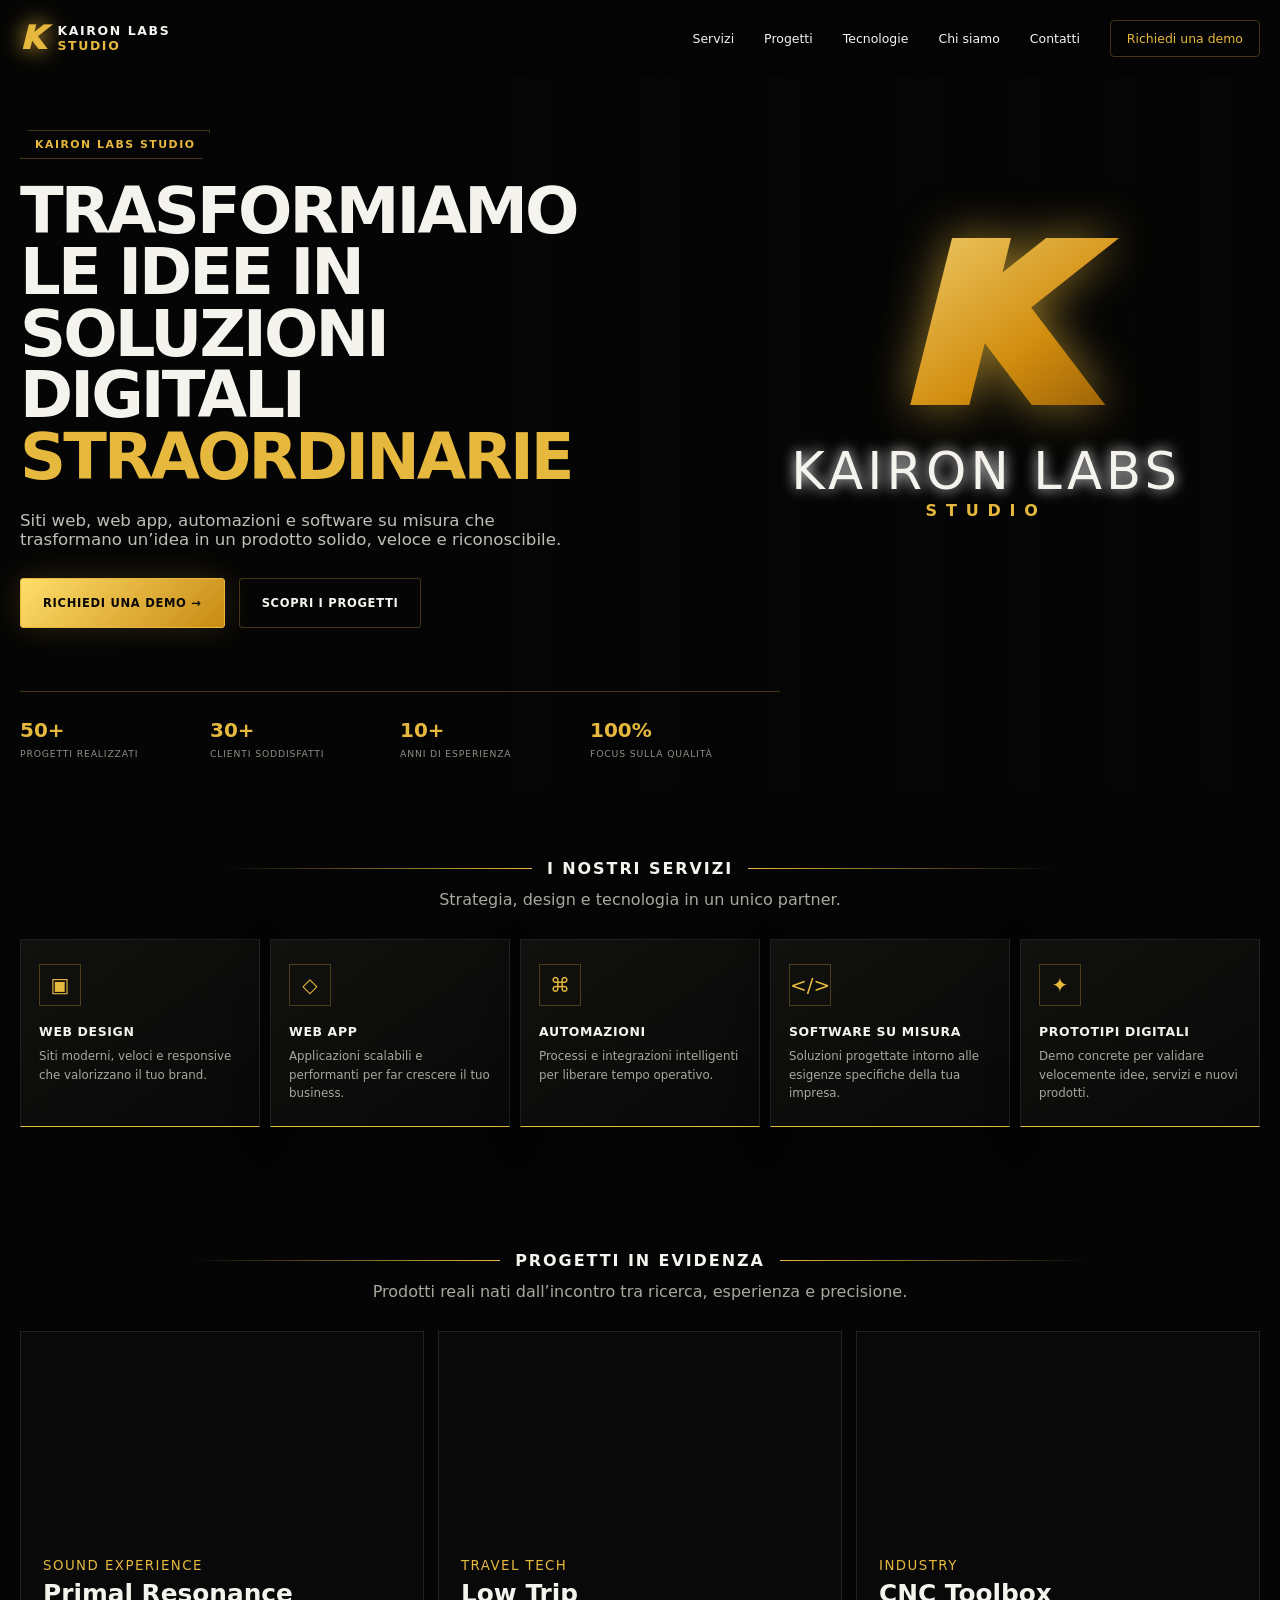
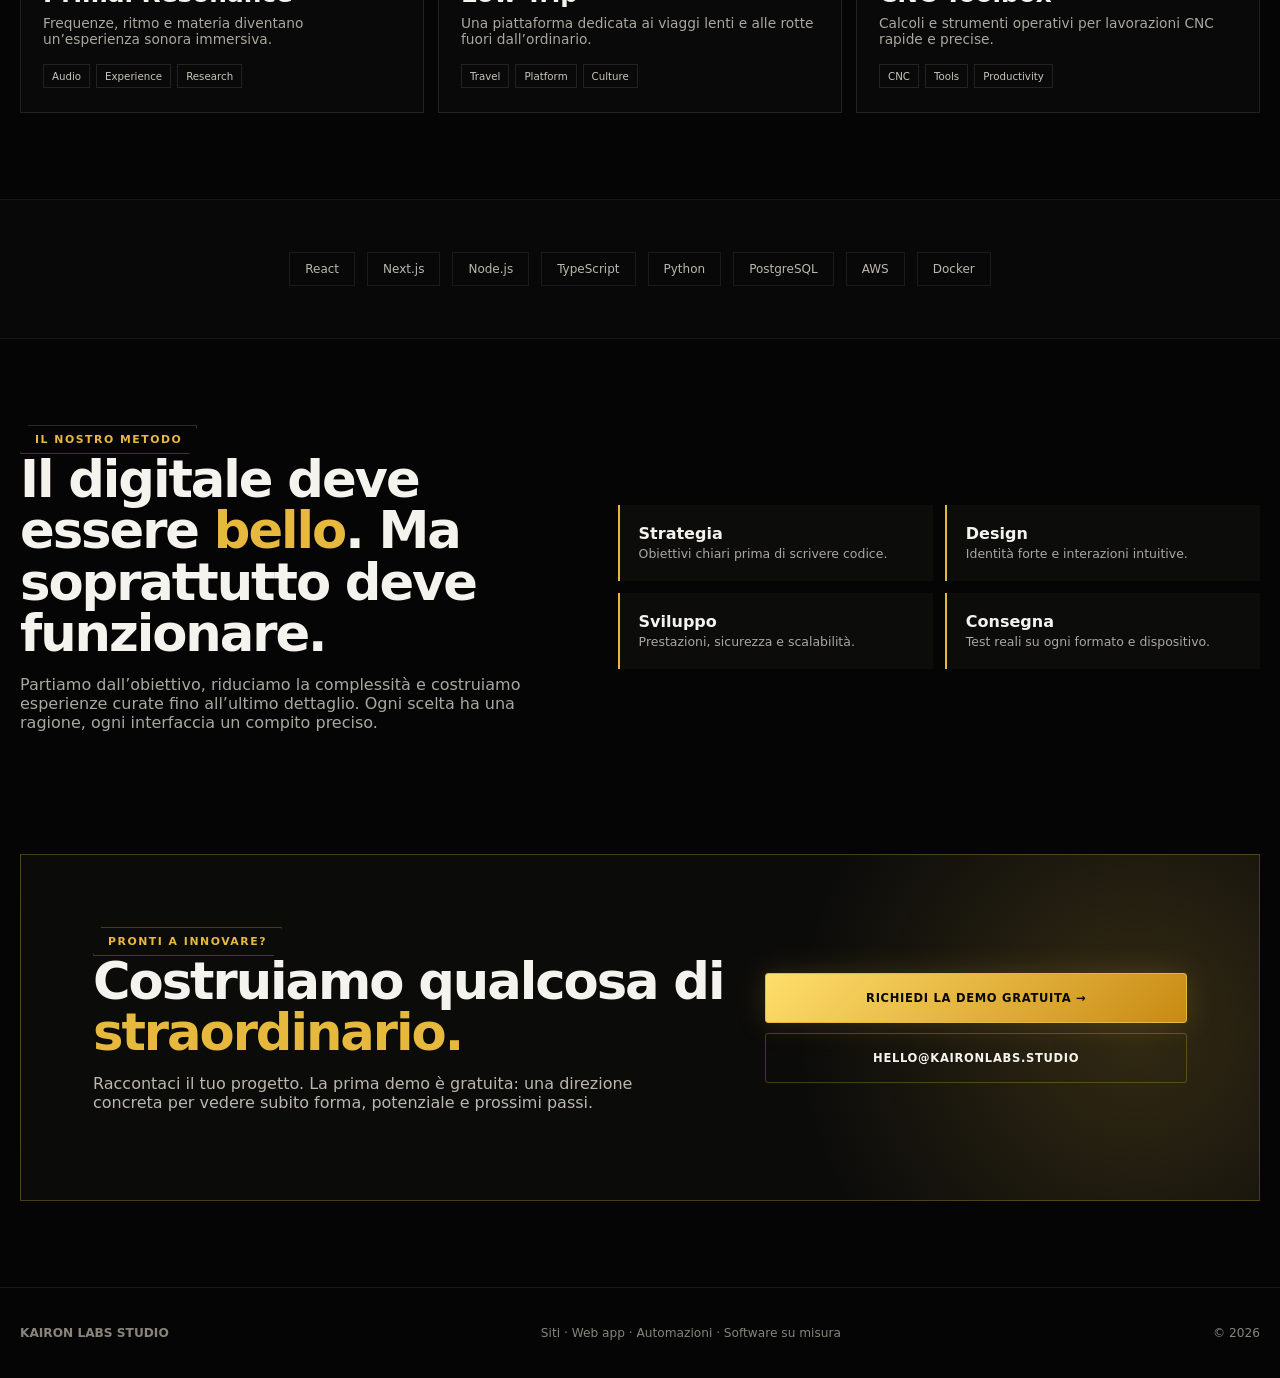
<file: index.html>
<!doctype html>
<html lang="it">
<head>
  <meta charset="utf-8">
  <meta name="viewport" content="width=device-width,initial-scale=1">
  <meta name="theme-color" content="#050505">
  <meta name="description" content="Kairon Labs Studio progetta siti web, web app, automazioni e software su misura.">
  <title>Kairon Labs Studio — Soluzioni digitali straordinarie</title>
  <style>
    :root{--bg:#050505;--panel:#0b0b0a;--gold:#e7b83e;--gold2:#fff0a2;--text:#f5f3ee;--muted:#aaa79f;--line:rgba(231,184,62,.28);--max:1240px}
    *{box-sizing:border-box}html{scroll-behavior:smooth}body{margin:0;background:var(--bg);color:var(--text);font-family:Inter,ui-sans-serif,system-ui,-apple-system,"Segoe UI",sans-serif;overflow-x:hidden}a{color:inherit;text-decoration:none}.wrap{width:min(calc(100% - 40px),var(--max));margin:auto}.gold{color:var(--gold)}
    header{position:fixed;inset:0 0 auto;z-index:50;background:linear-gradient(#050505,rgba(5,5,5,.82),transparent);backdrop-filter:blur(8px)}nav{height:76px;display:flex;align-items:center;justify-content:space-between;gap:28px}.brand{display:flex;align-items:center;gap:11px;font-weight:800;letter-spacing:.13em;font-size:.78rem}.mark{font-size:2rem;font-weight:950;font-style:italic;color:var(--gold);text-shadow:0 0 22px #e7b83e}.links{display:flex;align-items:center;gap:30px;font-size:.78rem}.links a:hover{color:var(--gold)}.nav-cta{border:1px solid var(--line);padding:10px 16px;border-radius:4px;color:var(--gold)!important}
    .hero{min-height:760px;padding:130px 0 64px;display:grid;align-items:center;position:relative;background:linear-gradient(90deg,#050505 0%,rgba(5,5,5,.94) 38%,rgba(5,5,5,.25) 72%,#050505 100%),url('hero-kairon.webp') center/cover no-repeat}.hero:after{content:"";position:absolute;inset:auto 0 0;height:180px;background:linear-gradient(transparent,#050505);pointer-events:none}.hero-grid{position:relative;z-index:1;display:grid;grid-template-columns:minmax(0,1fr) minmax(330px,.85fr);align-items:center;gap:48px}.chip{display:inline-flex;padding:7px 14px;border:1px solid var(--line);clip-path:polygon(8px 0,100% 0,calc(100% - 8px) 100%,0 100%);color:var(--gold);font-size:.68rem;font-weight:800;letter-spacing:.14em}.hero h1{max-width:720px;margin:22px 0 0;font-size:clamp(2.65rem,5vw,5.3rem);line-height:.96;letter-spacing:-.045em;text-transform:uppercase}.lead{max-width:570px;margin:23px 0 0;color:#c1beb7;font-size:1.04rem}.actions{display:flex;flex-wrap:wrap;gap:14px;margin-top:29px}.btn{min-height:50px;padding:0 22px;display:inline-flex;align-items:center;justify-content:center;border:1px solid var(--line);border-radius:3px;font-size:.72rem;font-weight:900;letter-spacing:.06em;text-transform:uppercase}.btn.primary{color:#090806;border-color:var(--gold);background:linear-gradient(135deg,#ffde6b,#c88a13);box-shadow:0 0 30px rgba(231,184,62,.18)}.btn:hover{transform:translateY(-2px)}
    .hero-emblem{text-align:center}.big-k{font-size:clamp(10rem,20vw,18rem);font-weight:950;font-style:italic;line-height:.65;color:transparent;background:linear-gradient(145deg,#fff2a0,#d28d0f 60%,#6d3c00);background-clip:text;filter:drop-shadow(0 0 24px rgba(255,202,62,.55))}.hero-emblem strong{display:block;margin-top:36px;font-size:clamp(2rem,4vw,4rem);font-weight:500;letter-spacing:.08em;text-shadow:0 0 14px #fff}.hero-emblem span{display:block;color:var(--gold);letter-spacing:.55em;font-weight:700}.stats{grid-column:1/-1;display:grid;grid-template-columns:repeat(4,1fr);max-width:760px;margin-top:15px;border-top:1px solid var(--line);padding-top:26px}.stat b{display:block;color:var(--gold);font-size:1.25rem}.stat small{color:#918d84;text-transform:uppercase;font-size:.58rem;letter-spacing:.09em}
    section{padding:86px 0}.section-head{text-align:center;margin-bottom:30px}.section-head h2{display:flex;align-items:center;gap:15px;justify-content:center;margin:0;font-size:1rem;letter-spacing:.12em;text-transform:uppercase}.section-head h2:before,.section-head h2:after{content:"";width:min(28vw,310px);height:1px;background:linear-gradient(90deg,transparent,var(--gold))}.section-head h2:after{transform:scaleX(-1)}.section-head p{color:var(--muted);margin:12px auto 0;max-width:620px}
    .services{padding-top:34px}.service-grid{display:grid;grid-template-columns:repeat(5,1fr);gap:10px}.service{min-width:0;padding:24px 18px;border:1px solid rgba(255,255,255,.08);border-bottom-color:var(--gold);background:linear-gradient(145deg,#11110f,#080808);box-shadow:0 12px 32px rgba(0,0,0,.3)}.icon{width:42px;height:42px;display:grid;place-items:center;border:1px solid var(--line);color:var(--gold);font-size:1.25rem}.service h3{font-size:.78rem;text-transform:uppercase;letter-spacing:.05em;margin:18px 0 8px}.service p{margin:0;color:var(--muted);font-size:.74rem;line-height:1.55}
    .projects{padding-top:38px}.project-grid{display:grid;grid-template-columns:repeat(3,minmax(0,1fr));gap:14px}.project{min-width:0;overflow:hidden;border:1px solid rgba(255,255,255,.1);background:#090909}.project-image{height:235px;background-image:url('projects-triptych.webp');background-size:300% 100%;background-repeat:no-repeat;position:relative}.project:nth-child(1) .project-image{background-position:0 center}.project:nth-child(2) .project-image{background-position:50% center}.project:nth-child(3) .project-image{background-position:100% center}.project-image:after{content:"";position:absolute;inset:40% 0 0;background:linear-gradient(transparent,#090909)}.project-copy{padding:0 22px 24px;margin-top:-12px;position:relative;z-index:2}.project-copy small{color:var(--gold);text-transform:uppercase;letter-spacing:.11em}.project-copy h3{font-size:1.55rem;margin:5px 0 7px}.project-copy p{color:var(--muted);font-size:.86rem;margin:0}.tags{display:flex;gap:6px;flex-wrap:wrap;margin-top:17px}.tags span{border:1px solid rgba(255,255,255,.1);padding:5px 8px;font-size:.64rem;color:#c9c5bb}
    .tech{padding:52px 0;border-block:1px solid rgba(255,255,255,.06);background:#080808}.tech-row{display:flex;align-items:center;justify-content:center;flex-wrap:wrap;gap:12px}.tech-row span{padding:9px 15px;border:1px solid rgba(255,255,255,.08);color:#bbb7ae;font-size:.75rem}
    .about-grid{display:grid;grid-template-columns:.9fr 1.1fr;gap:72px;align-items:center}.about h2,.cta h2{font-size:clamp(2.2rem,4vw,4.5rem);line-height:1;margin:0;letter-spacing:-.04em}.about p{color:var(--muted)}.principles{display:grid;grid-template-columns:1fr 1fr;gap:12px}.principle{padding:19px;border-left:2px solid var(--gold);background:#0c0c0b}.principle strong{display:block}.principle span{font-size:.78rem;color:var(--muted)}
    .cta{padding-top:20px}.cta-box{padding:clamp(32px,6vw,72px);display:grid;grid-template-columns:1.2fr .8fr;align-items:center;gap:40px;border:1px solid var(--line);background:radial-gradient(circle at 90% 50%,rgba(231,184,62,.18),transparent 30%),#0b0b0a}.cta p{color:#bbb7ae;max-width:610px}.contact{display:grid;gap:10px}footer{padding:38px 0;border-top:1px solid rgba(255,255,255,.08);color:#88847c;font-size:.76rem}.foot{display:flex;justify-content:space-between;gap:20px;flex-wrap:wrap}
    @media(max-width:1000px){.hero{min-height:auto}.hero-grid{grid-template-columns:1fr .72fr}.big-k{font-size:12rem}.service-grid{grid-template-columns:repeat(3,1fr)}.service:nth-child(4),.service:nth-child(5){grid-column:span 1}.project-grid{grid-template-columns:repeat(2,minmax(0,1fr))}.project:last-child{grid-column:1/-1}.project:last-child .project-image{height:280px}.about-grid{gap:36px}.project-image{height:210px}}
    @media(max-width:760px){.wrap{width:min(calc(100% - 28px),var(--max))}header{background:rgba(5,5,5,.92)}nav{height:66px}.links a:not(.nav-cta){display:none}.hero{padding:100px 0 46px;background:linear-gradient(#050505 0%,rgba(5,5,5,.35) 25%,rgba(5,5,5,.7) 54%,#050505 79%),url('hero-kairon.webp') 72% center/cover no-repeat}.hero-grid{grid-template-columns:1fr;text-align:center}.chip{margin:auto}.hero h1{font-size:clamp(2.4rem,10.6vw,4rem)}.lead{margin-inline:auto}.actions{justify-content:center}.hero-emblem{grid-row:1}.big-k{font-size:9rem}.hero-emblem strong{font-size:1.75rem;margin-top:25px}.hero-emblem span{font-size:.7rem}.stats{grid-template-columns:repeat(2,1fr);gap:18px;text-align:left}.service-grid{grid-template-columns:1fr 1fr}.service:last-child{grid-column:1/-1}.project-grid{grid-template-columns:1fr}.project:last-child{grid-column:auto}.project-image,.project:last-child .project-image{height:260px}.about-grid,.cta-box{grid-template-columns:1fr}.about-grid{gap:30px}.section-head h2:before,.section-head h2:after{width:12vw}}
    @media(max-width:430px){.brand{font-size:.68rem}.mark{font-size:1.6rem}.nav-cta{padding:8px 10px;font-size:.65rem}.actions{display:grid}.btn{width:100%}.service-grid{grid-template-columns:1fr}.service:last-child{grid-column:auto}.principles{grid-template-columns:1fr}.project-image{height:220px}.stats{font-size:.85rem}.cta-box{padding:28px 22px}}
    @media(prefers-reduced-motion:reduce){html{scroll-behavior:auto}.btn{transition:none}}
  </style>
</head>
<body>
  <header><nav class="wrap"><a class="brand" href="#home"><span class="mark">K</span><span>KAIRON LABS<br><span class="gold">STUDIO</span></span></a><div class="links"><a href="#servizi">Servizi</a><a href="#progetti">Progetti</a><a href="#tecnologie">Tecnologie</a><a href="#studio">Chi siamo</a><a href="#contatti">Contatti</a><a class="nav-cta" href="#contatti">Richiedi una demo</a></div></nav></header>
  <main>
    <section class="hero" id="home"><div class="wrap hero-grid"><div class="hero-copy"><span class="chip">KAIRON LABS STUDIO</span><h1>Trasformiamo le idee in soluzioni digitali <span class="gold">straordinarie</span></h1><p class="lead">Siti web, web app, automazioni e software su misura che trasformano un’idea in un prodotto solido, veloce e riconoscibile.</p><div class="actions"><a class="btn primary" href="#contatti">Richiedi una demo →</a><a class="btn" href="#progetti">Scopri i progetti</a></div></div><div class="hero-emblem" aria-label="Kairon Labs Studio"><div class="big-k">K</div><strong>KAIRON LABS</strong><span>STUDIO</span></div><div class="stats"><div class="stat"><b>50+</b><small>Progetti realizzati</small></div><div class="stat"><b>30+</b><small>Clienti soddisfatti</small></div><div class="stat"><b>10+</b><small>Anni di esperienza</small></div><div class="stat"><b>100%</b><small>Focus sulla qualità</small></div></div></div></section>
    <section class="services" id="servizi"><div class="wrap"><div class="section-head"><h2>I nostri servizi</h2><p>Strategia, design e tecnologia in un unico partner.</p></div><div class="service-grid"><article class="service"><div class="icon">▣</div><h3>Web design</h3><p>Siti moderni, veloci e responsive che valorizzano il tuo brand.</p></article><article class="service"><div class="icon">◇</div><h3>Web app</h3><p>Applicazioni scalabili e performanti per far crescere il tuo business.</p></article><article class="service"><div class="icon">⌘</div><h3>Automazioni</h3><p>Processi e integrazioni intelligenti per liberare tempo operativo.</p></article><article class="service"><div class="icon">&lt;/&gt;</div><h3>Software su misura</h3><p>Soluzioni progettate intorno alle esigenze specifiche della tua impresa.</p></article><article class="service"><div class="icon">✦</div><h3>Prototipi digitali</h3><p>Demo concrete per validare velocemente idee, servizi e nuovi prodotti.</p></article></div></div></section>
    <section class="projects" id="progetti"><div class="wrap"><div class="section-head"><h2>Progetti in evidenza</h2><p>Prodotti reali nati dall’incontro tra ricerca, esperienza e precisione.</p></div><div class="project-grid"><article class="project"><div class="project-image" role="img" aria-label="Scultura sonora astratta per Primal Resonance"></div><div class="project-copy"><small>Sound experience</small><h3>Primal Resonance</h3><p>Frequenze, ritmo e materia diventano un’esperienza sonora immersiva.</p><div class="tags"><span>Audio</span><span>Experience</span><span>Research</span></div></div></article><article class="project"><div class="project-image" role="img" aria-label="Viaggio lento su una strada di montagna per Low Trip"></div><div class="project-copy"><small>Travel tech</small><h3>Low Trip</h3><p>Una piattaforma dedicata ai viaggi lenti e alle rotte fuori dall’ordinario.</p><div class="tags"><span>Travel</span><span>Platform</span><span>Culture</span></div></div></article><article class="project"><div class="project-image" role="img" aria-label="Fresatura CNC di precisione per CNC Toolbox"></div><div class="project-copy"><small>Industry</small><h3>CNC Toolbox</h3><p>Calcoli e strumenti operativi per lavorazioni CNC rapide e precise.</p><div class="tags"><span>CNC</span><span>Tools</span><span>Productivity</span></div></div></article></div></div></section>
    <div class="tech" id="tecnologie"><div class="wrap tech-row"><span>React</span><span>Next.js</span><span>Node.js</span><span>TypeScript</span><span>Python</span><span>PostgreSQL</span><span>AWS</span><span>Docker</span></div></div>
    <section class="about" id="studio"><div class="wrap about-grid"><div><span class="chip">IL NOSTRO METODO</span><h2>Il digitale deve essere <span class="gold">bello</span>. Ma soprattutto deve funzionare.</h2><p>Partiamo dall’obiettivo, riduciamo la complessità e costruiamo esperienze curate fino all’ultimo dettaglio. Ogni scelta ha una ragione, ogni interfaccia un compito preciso.</p></div><div class="principles"><div class="principle"><strong>Strategia</strong><span>Obiettivi chiari prima di scrivere codice.</span></div><div class="principle"><strong>Design</strong><span>Identità forte e interazioni intuitive.</span></div><div class="principle"><strong>Sviluppo</strong><span>Prestazioni, sicurezza e scalabilità.</span></div><div class="principle"><strong>Consegna</strong><span>Test reali su ogni formato e dispositivo.</span></div></div></div></section>
    <section class="cta" id="contatti"><div class="wrap cta-box"><div><span class="chip">PRONTI A INNOVARE?</span><h2>Costruiamo qualcosa di <span class="gold">straordinario.</span></h2><p>Raccontaci il tuo progetto. La prima demo è gratuita: una direzione concreta per vedere subito forma, potenziale e prossimi passi.</p></div><div class="contact"><a class="btn primary" href="mailto:hello@kaironlabs.studio?subject=Richiesta%20demo%20gratuita">Richiedi la demo gratuita →</a><a class="btn" href="mailto:hello@kaironlabs.studio">hello@kaironlabs.studio</a></div></div></section>
  </main>
  <footer><div class="wrap foot"><strong>KAIRON LABS STUDIO</strong><span>Siti · Web app · Automazioni · Software su misura</span><span>© <span id="year"></span></span></div></footer>
  <script>document.getElementById('year').textContent=new Date().getFullYear()</script>
</body>
</html>
</file>
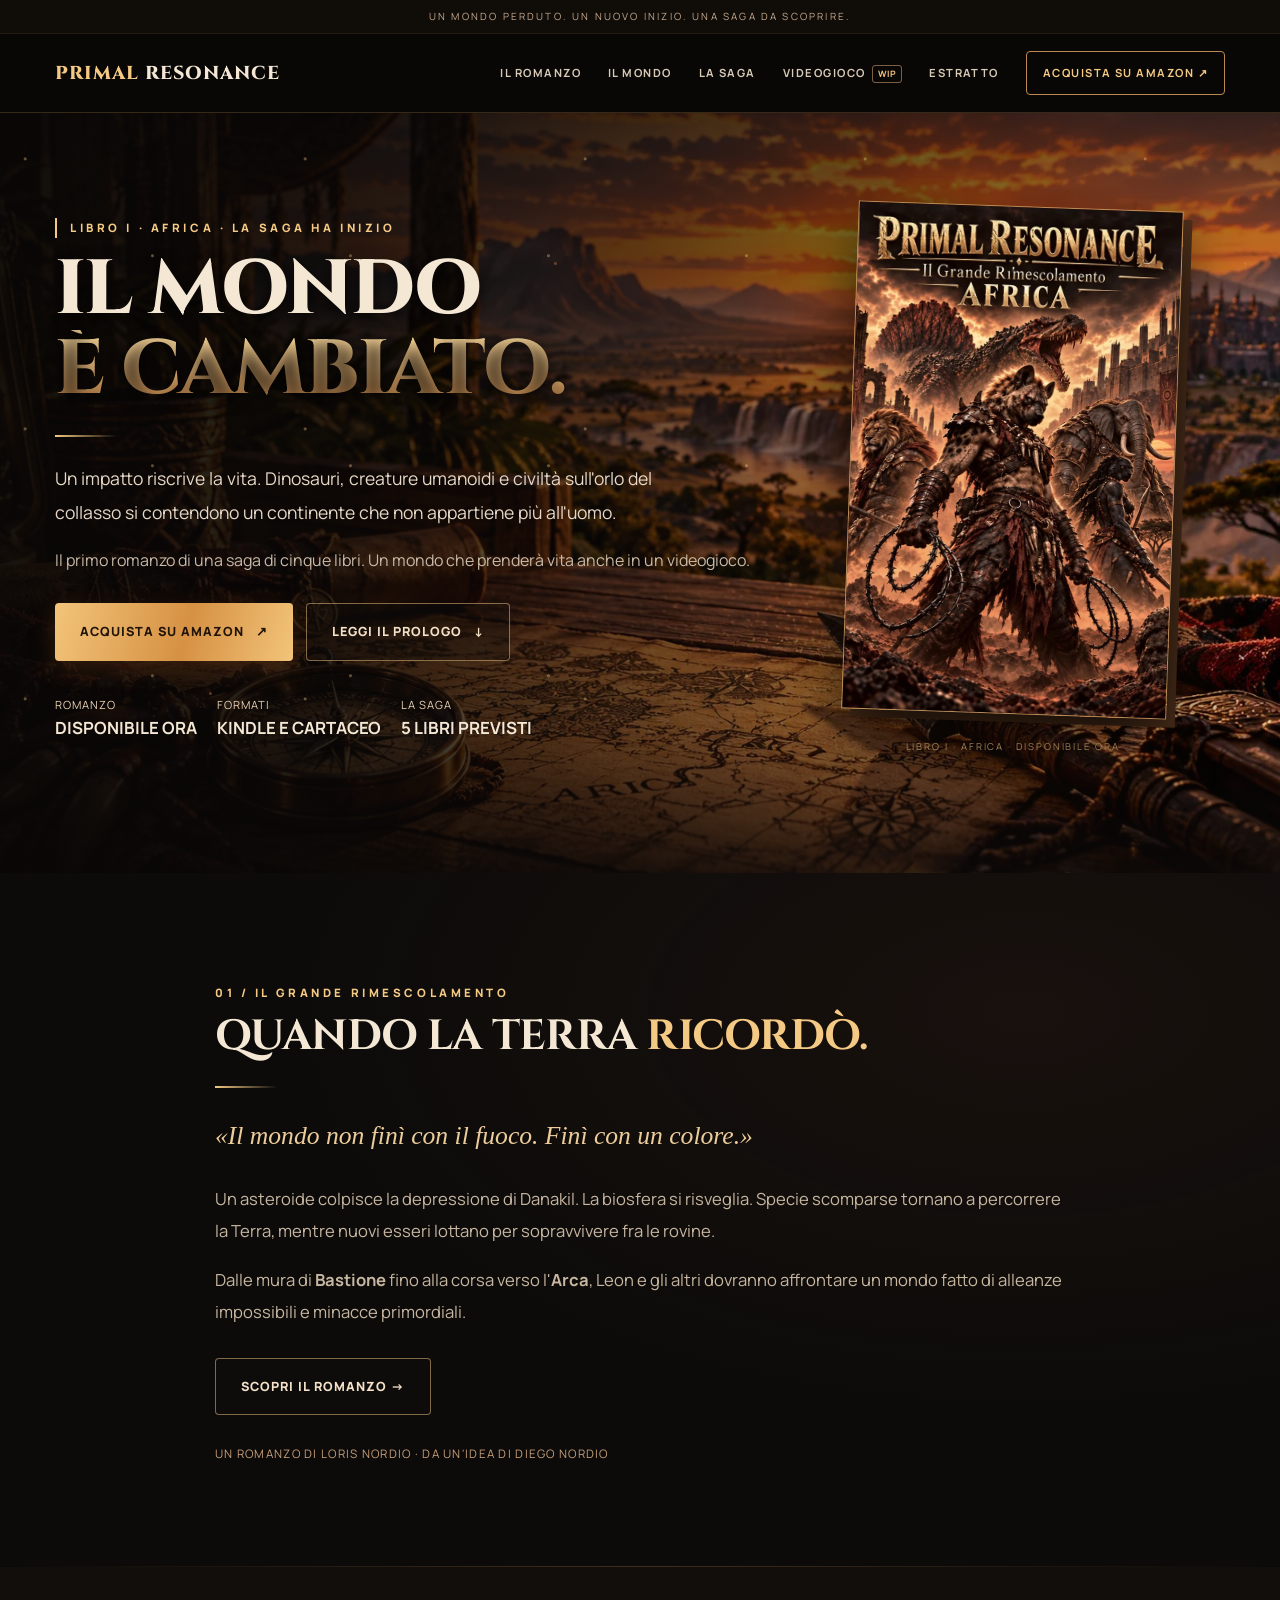
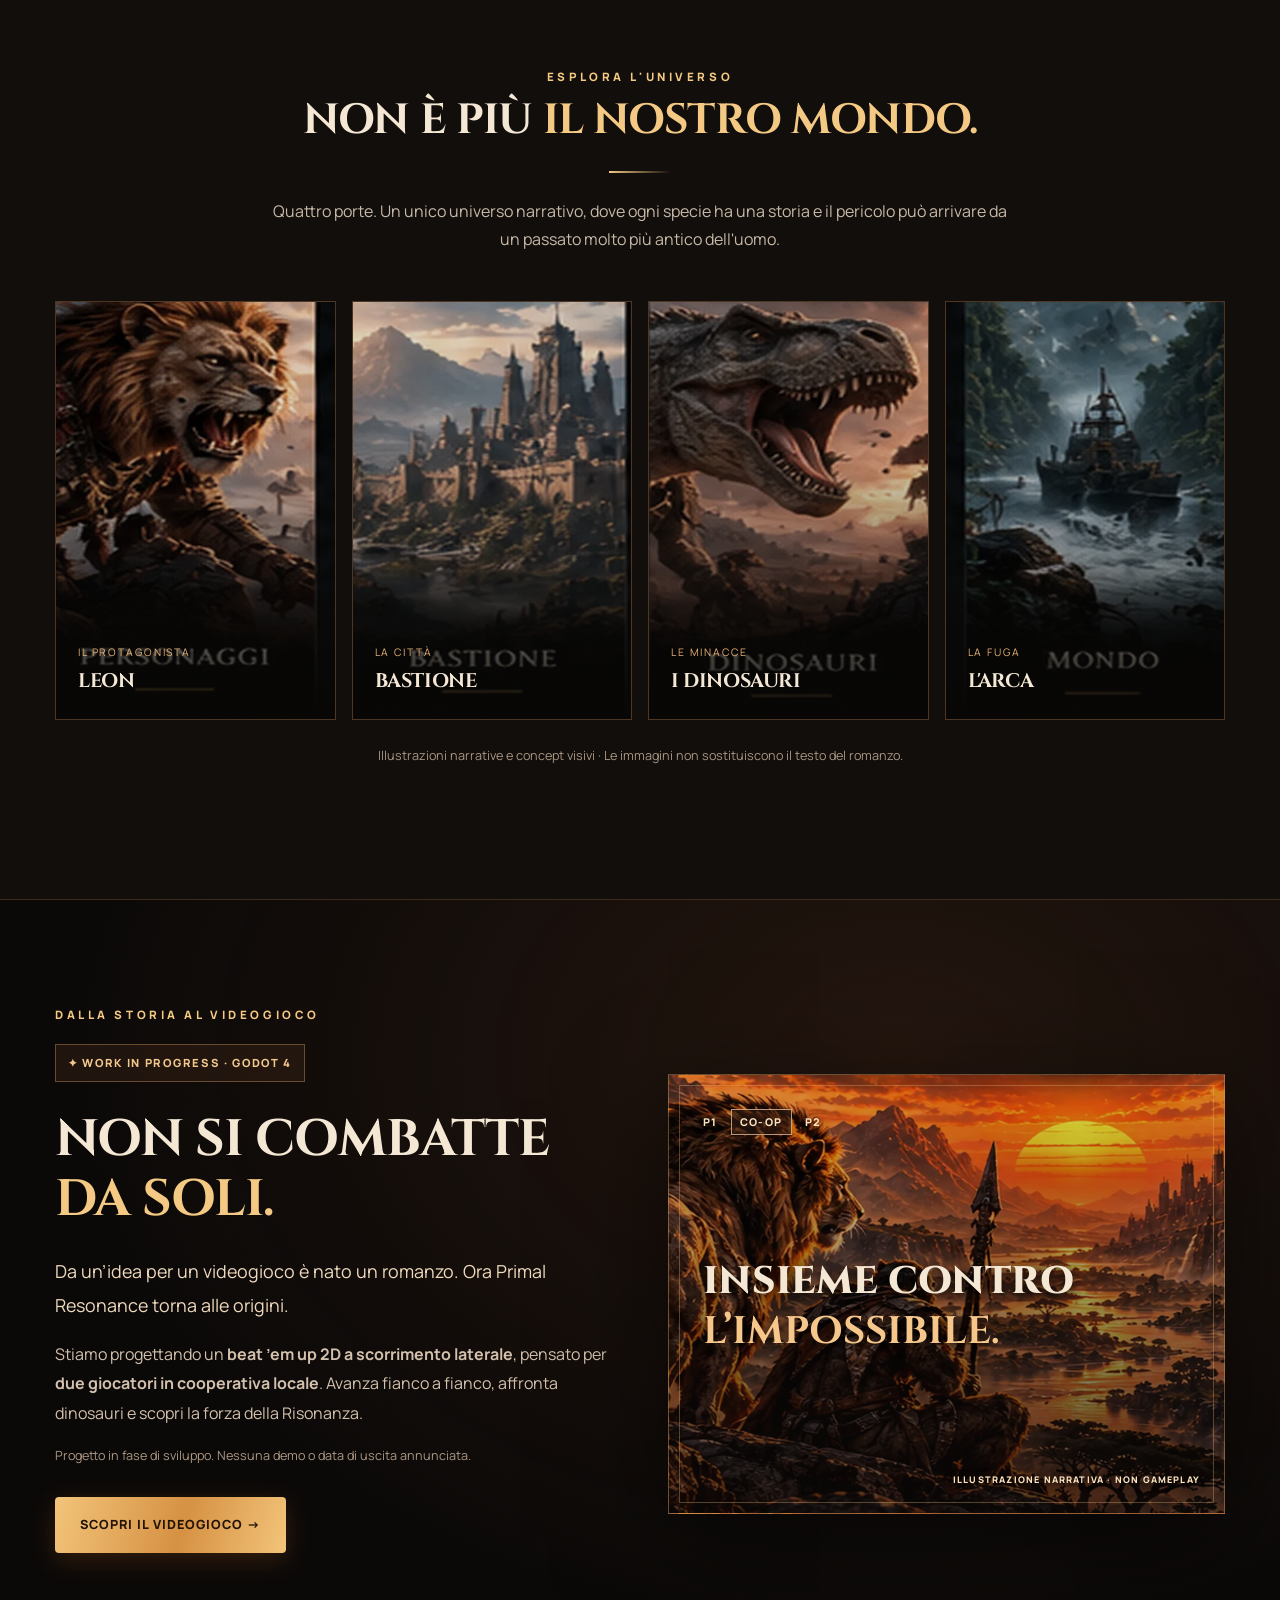
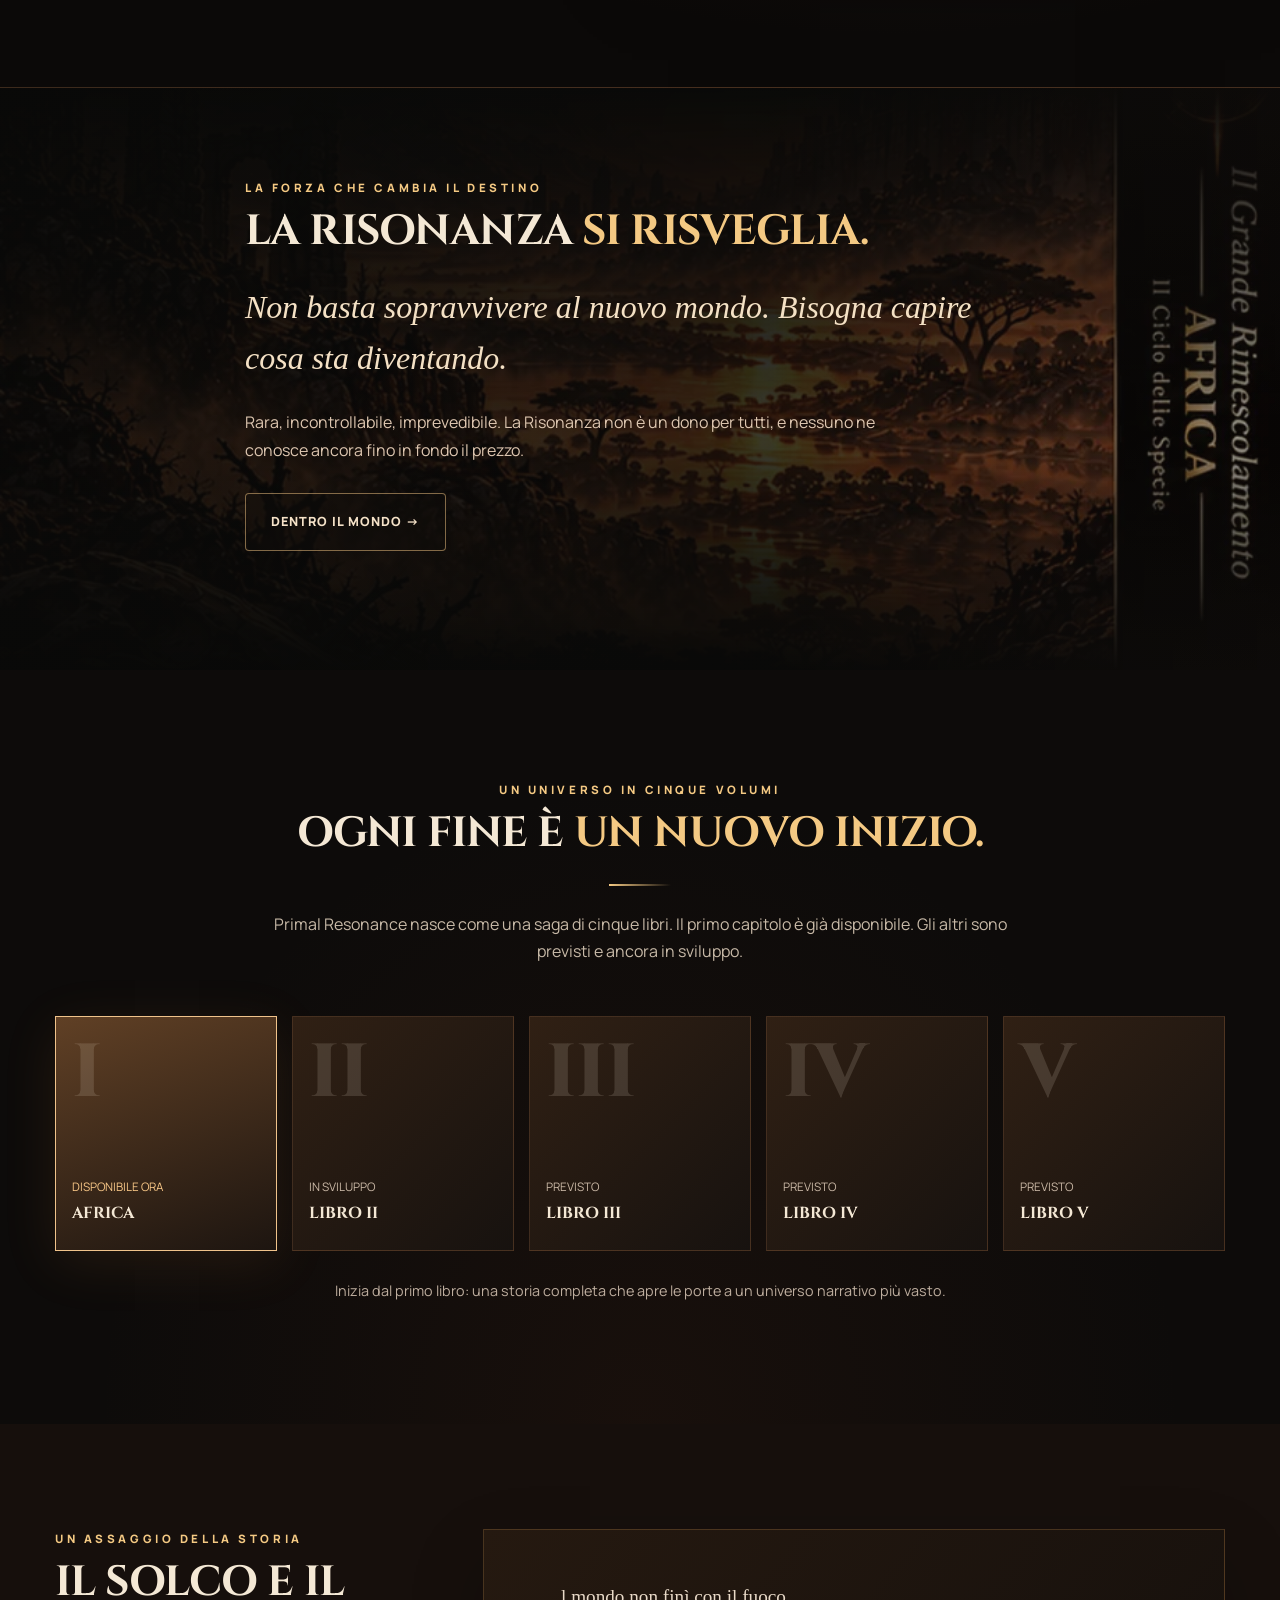
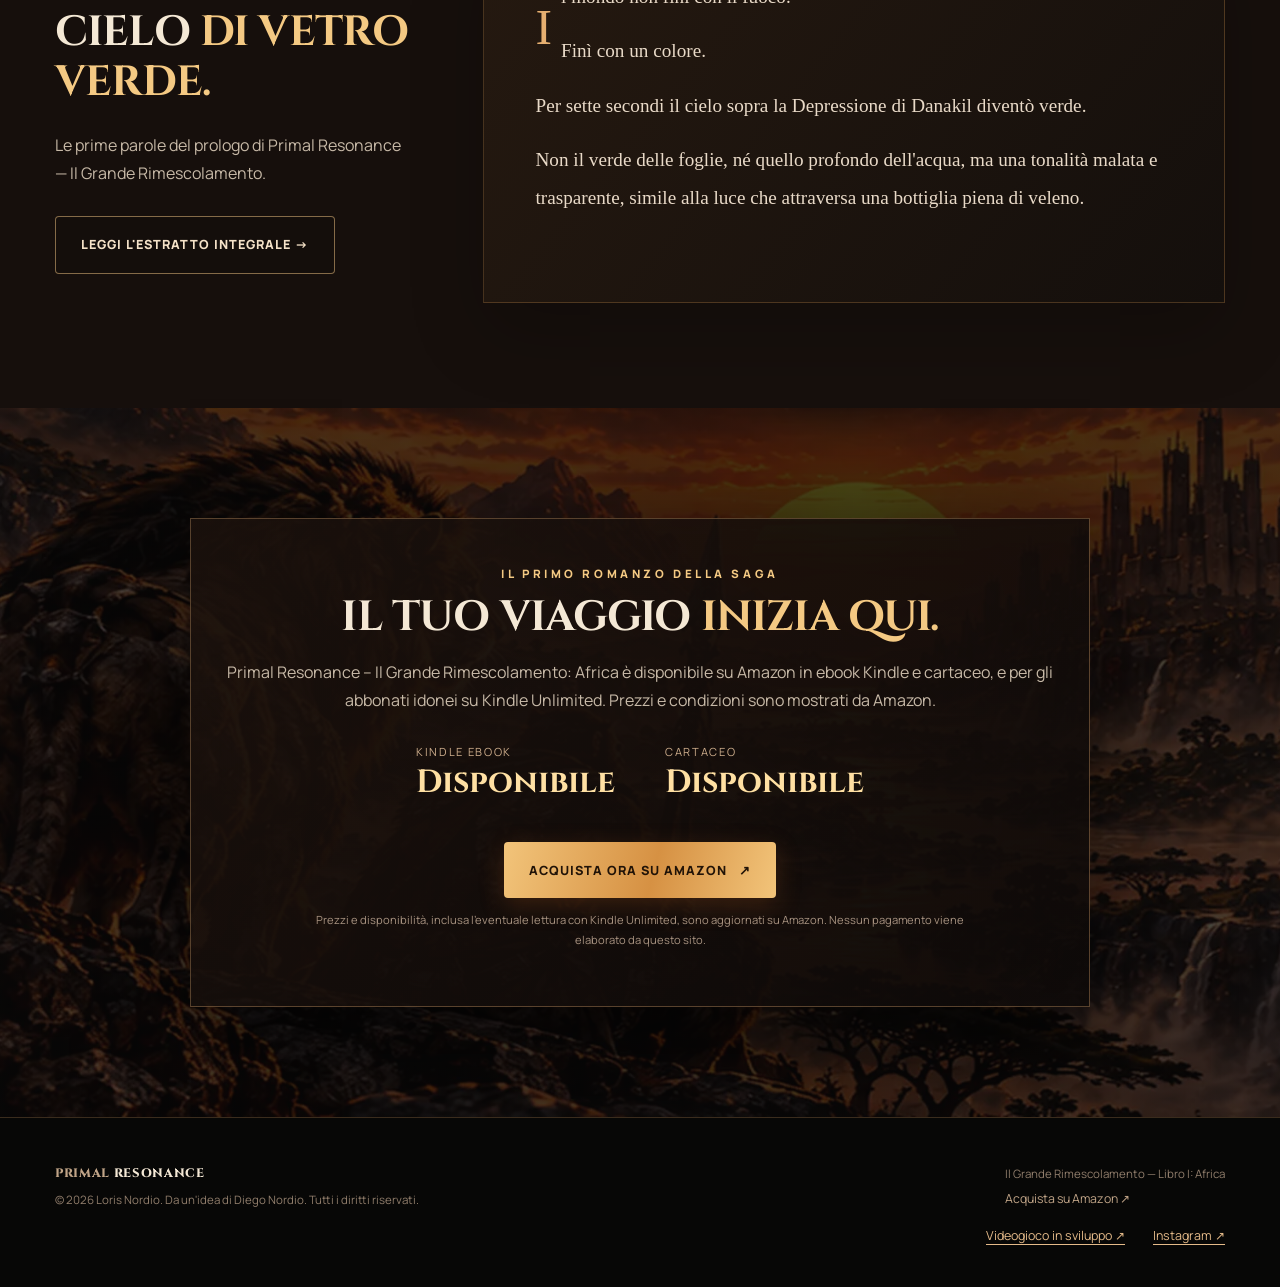
<file: previews/primal-resonance/index.html>
<!doctype html><html lang="it"><head><meta charset="utf-8"><meta name="viewport" content="width=device-width,initial-scale=1"><meta name="theme-color" content="#100b0a"><meta name="robots" content="noindex,nofollow" data-replace-on-production="index,follow"><title>Primal Resonance | Il Grande Rimescolamento: Africa – Romanzo fantasy post-apocalittico</title><meta name="description" content="Scopri Primal Resonance, il primo romanzo di una saga di 5 libri: animali umanoidi, dinosauri, Risonanza e sopravvivenza in un’Africa post-apocalittica. Kindle e cartaceo su Amazon."><link rel="icon" href="assets/favicon.svg" type="image/svg+xml"><link rel="stylesheet" href="assets/style.css"><meta property="og:type" content="website"><meta property="og:title" content="Primal Resonance | Il Grande Rimescolamento: Africa – Romanzo fantasy post-apocalittico"><meta property="og:description" content="Scopri Primal Resonance, il primo romanzo di una saga di 5 libri: animali umanoidi, dinosauri, Risonanza e sopravvivenza in un’Africa post-apocalittica. Kindle e cartaceo su Amazon."><meta property="og:image" content="https://raw.githubusercontent.com/SYSTEMTOOLBOX/Kairon-Labs-Studio/main/previews/primal-resonance/assets/copertina-ufficiale-kdp.webp"><meta name="twitter:card" content="summary_large_image"><script type="application/ld+json">{"@context":"https://schema.org","@type":"Book","name":"Primal Resonance – Il Grande Rimescolamento: Il Ciclo delle Specie – Libro I: Africa","author":{"@type":"Person","name":"Loris Nordio"},"inLanguage":"it","genre":["Fantascienza post-apocalittica","Fantasy","Avventura"],"url":"https://amzn.eu/d/0b8uxU1U","description":"Romanzo post-apocalittico ambientato in un'Africa trasformata da un evento cosmico; primo libro di una saga prevista di cinque romanzi."}</script></head><body><div class="topline">Un mondo perduto. Un nuovo inizio. Una saga da scoprire.</div><header class="nav-wrap"><div class="container nav"><a class="brand" href="index.html">PRIMAL <i>RESONANCE</i></a><button class="mobile-nav-button" aria-label="Apri navigazione" aria-expanded="false">☰</button><nav class="nav-links" aria-label="Navigazione principale"><a href="romanzo.html" class="">Il romanzo</a><a href="mondo.html" class="">Il mondo</a><a href="saga.html" class="">La saga</a><a href="videogioco.html" class="">Videogioco <span class="nav-wip">WIP</span></a><a href="estratto.html" class="">Estratto</a><a class="nav-cta" href="https://amzn.eu/d/0b8uxU1U" target="_blank" rel="noopener noreferrer">Acquista su Amazon ↗</a></nav></div></header>
<main><section class="hero" id="inizio"><div class="container hero-inner"><div><div class="eyebrow hero-kicker">Libro I · Africa · La saga ha inizio</div><h1><span class="line">IL MONDO</span><span class="line gold">È CAMBIATO.</span></h1><div class="dash"></div><p class="hero-lead">Un impatto riscrive la vita. Dinosauri, creature umanoidi e civiltà sull'orlo del collasso si contendono un continente che non appartiene più all'uomo.</p><p class="muted">Il primo romanzo di una saga di cinque libri. Un mondo che prenderà vita anche in un videogioco.</p><div class="btn-row"><a class="btn btn-gold" href="https://amzn.eu/d/0b8uxU1U" target="_blank" rel="noopener noreferrer">Acquista su Amazon <span aria-hidden="true">↗</span></a><a class="btn btn-outline" href="estratto.html">Leggi il prologo <span aria-hidden="true">↓</span></a></div><div class="hero-foot"><div>Romanzo<b>Disponibile ora</b></div><div>Formati<b>Kindle e cartaceo</b></div><div>La saga<b>5 libri previsti</b></div></div></div><aside class="hero-cover" aria-label="Copertina del libro"><div class="hero-cover-glow"></div><img src="assets/copertina-ufficiale-kdp.webp" alt="Copertina del romanzo Primal Resonance – Il Grande Rimescolamento – Africa" width="324" height="512" fetchpriority="high"><span class="hero-cover-caption">LIBRO I · AFRICA · DISPONIBILE ORA</span></aside></div></section>
<section class="story" id="storia"><div class="container two story-text-only"><div class="story-copy"><div class="eyebrow">01 / Il Grande Rimescolamento</div><h2>QUANDO LA TERRA <span class="gold">RICORDÒ.</span></h2><div class="dash"></div><p class="intro">«Il mondo non finì con il fuoco. Finì con un colore.»</p><p class="text-lg">Un asteroide colpisce la depressione di Danakil. La biosfera si risveglia. Specie scomparse tornano a percorrere la Terra, mentre nuovi esseri lottano per sopravvivere fra le rovine.</p><p class="text-lg">Dalle mura di <b>Bastione</b> fino alla corsa verso l'<b>Arca</b>, Leon e gli altri dovranno affrontare un mondo fatto di alleanze impossibili e minacce primordiali.</p><div class="btn-row"><a class="btn btn-outline" href="romanzo.html">Scopri il romanzo →</a></div><div class="signature">UN ROMANZO DI LORIS NORDIO · DA UN'IDEA DI DIEGO NORDIO</div></div></div></section>
<div class="dark-rule"></div><section class="world" id="esplora"><div class="container"><div class="section-header"><div class="eyebrow">Esplora l'universo</div><h2>NON È PIÙ <span class="gold">IL NOSTRO MONDO.</span></h2><div class="dash"></div><p class="muted">Quattro porte. Un unico universo narrativo, dove ogni specie ha una storia e il pericolo può arrivare da un passato molto più antico dell'uomo.</p></div><div class="world-grid"><a class="world-card world-card--first" href="mondo.html#leon"><img src="assets/leon-ritratto.webp" loading="lazy" alt="Illustrazione del guerriero leone umanoide" width="430" height="740"><div class="card-label"><span>Il protagonista</span><h3>Leon</h3></div></a><a class="world-card" href="mondo.html#bastione"><img src="assets/bastione-citta.webp" loading="lazy" alt="La città fortificata di Bastione" width="430" height="740"><div class="card-label"><span>La città</span><h3>Bastione</h3></div></a><a class="world-card" href="mondo.html#dinosauri"><img src="assets/dinosauro.webp" loading="lazy" alt="Dinosauro predatore in un mondo post-apocalittico" width="430" height="740"><div class="card-label"><span>Le minacce</span><h3>I dinosauri</h3></div></a><a class="world-card" href="mondo.html#arca"><img src="assets/mondo-arca.webp" loading="lazy" alt="Imbarcazione in un paesaggio post-apocalittico" width="430" height="740"><div class="card-label"><span>La fuga</span><h3>L'Arca</h3></div></a></div><p class="world-foot">Illustrazioni narrative e concept visivi · Le immagini non sostituiscono il testo del romanzo.</p></div></section>
<section class="game-spotlight" id="videogioco"><div class="container game-spotlight-grid"><div class="game-spotlight-content"><div class="eyebrow">DALLA STORIA AL VIDEOGIOCO</div><div class="game-progress">✦ WORK IN PROGRESS · GODOT 4</div><h2>NON SI COMBATTE <span class="gold">DA SOLI.</span></h2><p class="game-lead">Da un’idea per un videogioco è nato un romanzo. Ora Primal Resonance torna alle origini.</p><p>Stiamo progettando un <strong>beat ’em up 2D a scorrimento laterale</strong>, pensato per <strong>due giocatori in cooperativa locale</strong>. Avanza fianco a fianco, affronta dinosauri e scopri la forza della Risonanza.</p><p class="game-fine">Progetto in fase di sviluppo. Nessuna demo o data di uscita annunciata.</p><div class="btn-row"><a class="btn btn-gold" href="videogioco.html">Scopri il videogioco →</a></div></div><div class="game-spotlight-visual" role="img" aria-label="Paesaggio narrativo africano post-apocalittico, non uno screenshot del gioco"><div class="game-screen-top">P1 <span>CO-OP</span> P2</div><div class="game-screen-heading">INSIEME CONTRO<br><strong>L’IMPOSSIBILE.</strong></div><div class="game-screen-bottom">ILLUSTRAZIONE NARRATIVA · NON GAMEPLAY</div></div></div></section>
<section class="resonance"><div class="container resonance-copy"><div class="eyebrow">La forza che cambia il destino</div><h2>LA RISONANZA <span class="gold">SI RISVEGLIA.</span></h2><blockquote>Non basta sopravvivere al nuovo mondo. Bisogna capire cosa sta diventando.</blockquote><p>Rara, incontrollabile, imprevedibile. La Risonanza non è un dono per tutti, e nessuno ne conosce ancora fino in fondo il prezzo.</p><div class="btn-row"><a class="btn btn-outline" href="mondo.html">Dentro il mondo →</a></div></div></section>
<section class="saga" id="saga"><div class="container"><div class="section-header"><div class="eyebrow">Un universo in cinque volumi</div><h2>OGNI FINE È <span class="gold">UN NUOVO INIZIO.</span></h2><div class="dash"></div><p class="muted">Primal Resonance nasce come una saga di cinque libri. Il primo capitolo è già disponibile. Gli altri sono previsti e ancora in sviluppo.</p></div><div class="saga-grid"><div class="volume live"><div class="num">I</div><div><small>DISPONIBILE ORA</small><br><strong>AFRICA</strong></div></div><div class="volume"><div class="num">II</div><div><small>IN SVILUPPO</small><br><strong>LIBRO II</strong></div></div><div class="volume"><div class="num">III</div><div><small>PREVISTO</small><br><strong>LIBRO III</strong></div></div><div class="volume"><div class="num">IV</div><div><small>PREVISTO</small><br><strong>LIBRO IV</strong></div></div><div class="volume"><div class="num">V</div><div><small>PREVISTO</small><br><strong>LIBRO V</strong></div></div></div><p class="saga-note">Inizia dal primo libro: una storia completa che apre le porte a un universo narrativo più vasto.</p></div></section>
<section class="excerpt" id="anteprima"><div class="container excerpt-layout"><div><div class="eyebrow">Un assaggio della storia</div><h2>IL SOLCO E IL CIELO <span class="gold">DI VETRO VERDE.</span></h2><p class="muted">Le prime parole del prologo di Primal Resonance — Il Grande Rimescolamento.</p><div class="btn-row"><a class="btn btn-outline" href="estratto.html">Leggi l'estratto integrale →</a></div></div><div class="excerpt-right"><p class="dropcap">Il mondo non finì con il fuoco.</p><p>Finì con un colore.</p><p>Per sette secondi il cielo sopra la Depressione di Danakil diventò verde.</p><p>Non il verde delle foglie, né quello profondo dell'acqua, ma una tonalità malata e trasparente, simile alla luce che attraversa una bottiglia piena di veleno.</p></div></div></section>
<section class="buy" id="acquista"><div class="container"><div class="purchase"><div class="eyebrow">Il primo romanzo della saga</div><h2>IL TUO VIAGGIO <span class="gold">INIZIA QUI.</span></h2><p class="muted">Primal Resonance – Il Grande Rimescolamento: Africa è disponibile su Amazon in ebook Kindle e cartaceo, e per gli abbonati idonei su Kindle Unlimited. Prezzi e condizioni sono mostrati da Amazon.</p><div class="prices"><div class="price"><span class="format">Kindle eBook</span><strong>Disponibile</strong></div><div class="price"><span class="format">Cartaceo</span><strong>Disponibile</strong></div></div><a class="btn btn-gold" href="https://amzn.eu/d/0b8uxU1U" target="_blank" rel="noopener noreferrer">Acquista ora su Amazon <span aria-hidden="true">↗</span></a><p class="fineprint">Prezzi e disponibilità, inclusa l’eventuale lettura con Kindle Unlimited, sono aggiornati su Amazon. Nessun pagamento viene elaborato da questo sito.</p></div></div></section>
</main><footer class="footer"><div class="container footer-row"><div><a class="brand" href="index.html">PRIMAL <i>RESONANCE</i></a><p>© 2026 Loris Nordio. Da un'idea di Diego Nordio. Tutti i diritti riservati.</p></div><div><p>Il Grande Rimescolamento — Libro I: Africa</p><p><a href="https://amzn.eu/d/0b8uxU1U" target="_blank" rel="noopener noreferrer">Acquista su Amazon ↗</a></p></div></div><div class="container footer-game"><a href="videogioco.html">Videogioco in sviluppo ↗</a><a target="_blank" rel="noopener noreferrer" href="https://www.instagram.com/primalresonance.official/">Instagram ↗</a></div></footer><script src="assets/site.js" defer></script></body></html>
</file>
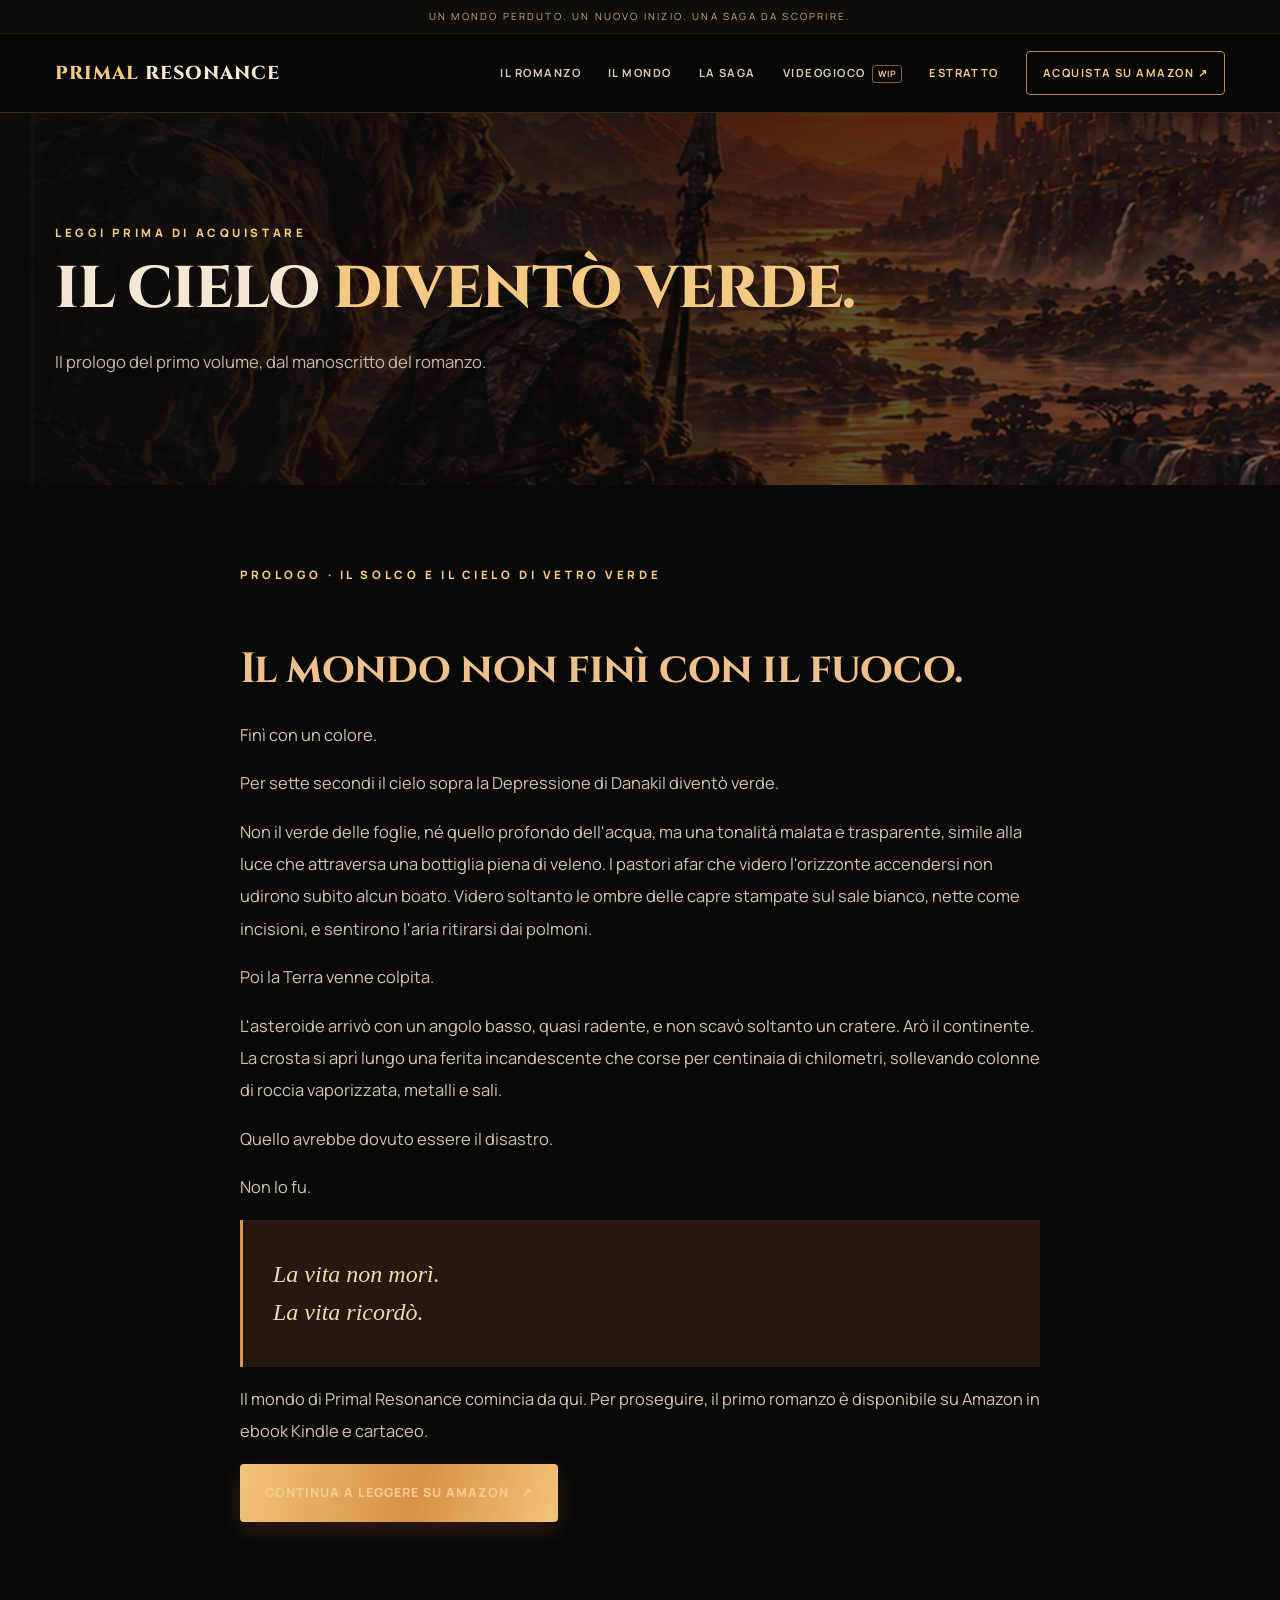
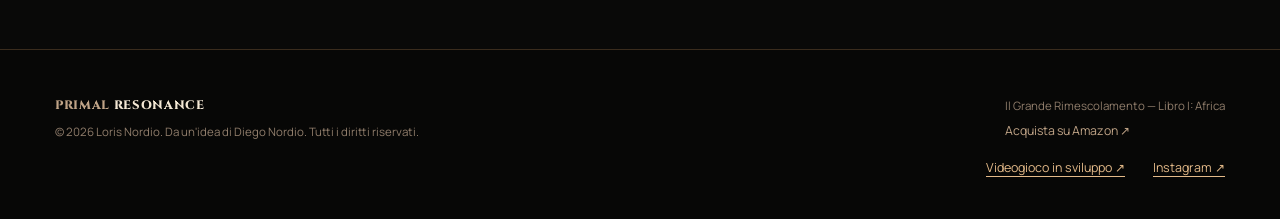
<file: previews/primal-resonance/estratto.html>
<!doctype html><html lang="it"><head><meta charset="utf-8"><meta name="viewport" content="width=device-width,initial-scale=1"><meta name="theme-color" content="#100b0a"><meta name="robots" content="noindex,nofollow" data-replace-on-production="index,follow"><title>Leggi il prologo gratis | Primal Resonance – Il Grande Rimescolamento</title><meta name="description" content="Leggi gratuitamente l’inizio del prologo di Primal Resonance, Il Grande Rimescolamento – Africa. Poi continua su Amazon."><link rel="icon" href="assets/favicon.svg" type="image/svg+xml"><link rel="stylesheet" href="assets/style.css"><meta property="og:type" content="website"><meta property="og:title" content="Leggi il prologo gratis | Primal Resonance – Il Grande Rimescolamento"><meta property="og:description" content="Leggi gratuitamente l’inizio del prologo di Primal Resonance, Il Grande Rimescolamento – Africa. Poi continua su Amazon."><meta property="og:image" content="https://raw.githubusercontent.com/SYSTEMTOOLBOX/Kairon-Labs-Studio/main/previews/primal-resonance/assets/copertina-ufficiale-kdp.webp"><meta name="twitter:card" content="summary_large_image"><script type="application/ld+json">{"@context":"https://schema.org","@type":"Book","name":"Primal Resonance – Il Grande Rimescolamento: Il Ciclo delle Specie – Libro I: Africa","author":{"@type":"Person","name":"Loris Nordio"},"inLanguage":"it","genre":["Fantascienza post-apocalittica","Fantasy","Avventura"],"url":"https://amzn.eu/d/0b8uxU1U","description":"Romanzo post-apocalittico ambientato in un'Africa trasformata da un evento cosmico; primo libro di una saga prevista di cinque romanzi."}</script></head><body><div class="topline">Un mondo perduto. Un nuovo inizio. Una saga da scoprire.</div><header class="nav-wrap"><div class="container nav"><a class="brand" href="index.html">PRIMAL <i>RESONANCE</i></a><button class="mobile-nav-button" aria-label="Apri navigazione" aria-expanded="false">☰</button><nav class="nav-links" aria-label="Navigazione principale"><a href="romanzo.html" class="">Il romanzo</a><a href="mondo.html" class="">Il mondo</a><a href="saga.html" class="">La saga</a><a href="videogioco.html" class="">Videogioco <span class="nav-wip">WIP</span></a><a href="estratto.html" class="active">Estratto</a><a class="nav-cta" href="https://amzn.eu/d/0b8uxU1U" target="_blank" rel="noopener noreferrer">Acquista su Amazon ↗</a></nav></div></header><section class="page-hero"><div class="container"><div class="eyebrow">Leggi prima di acquistare</div><h1>IL CIELO <span class="gold">DIVENTÒ VERDE.</span></h1><p class="text-lg muted" style="max-width:770px">Il prologo del primo volume, dal manoscritto del romanzo.</p></div></section><main class="content-page"><article class="container prose"><div class="eyebrow">Prologo · Il solco e il cielo di vetro verde</div><h2>Il mondo non finì con il fuoco.</h2><p>Finì con un colore.</p><p>Per sette secondi il cielo sopra la Depressione di Danakil diventò verde.</p><p>Non il verde delle foglie, né quello profondo dell'acqua, ma una tonalità malata e trasparente, simile alla luce che attraversa una bottiglia piena di veleno. I pastori afar che videro l'orizzonte accendersi non udirono subito alcun boato. Videro soltanto le ombre delle capre stampate sul sale bianco, nette come incisioni, e sentirono l'aria ritirarsi dai polmoni.</p><p>Poi la Terra venne colpita.</p><p>L'asteroide arrivò con un angolo basso, quasi radente, e non scavò soltanto un cratere. Arò il continente. La crosta si aprì lungo una ferita incandescente che corse per centinaia di chilometri, sollevando colonne di roccia vaporizzata, metalli e sali.</p><p>Quello avrebbe dovuto essere il disastro.</p><p>Non lo fu.</p><div class="quote-block">La vita non morì.<br>La vita ricordò.</div><p>Il mondo di Primal Resonance comincia da qui. Per proseguire, il primo romanzo è disponibile su Amazon in ebook Kindle e cartaceo.</p><p><a class="btn btn-gold" href="https://amzn.eu/d/0b8uxU1U" target="_blank" rel="noopener noreferrer">Continua a leggere su Amazon <span aria-hidden="true">↗</span></a></p></article></main><footer class="footer"><div class="container footer-row"><div><a class="brand" href="index.html">PRIMAL <i>RESONANCE</i></a><p>© 2026 Loris Nordio. Da un'idea di Diego Nordio. Tutti i diritti riservati.</p></div><div><p>Il Grande Rimescolamento — Libro I: Africa</p><p><a href="https://amzn.eu/d/0b8uxU1U" target="_blank" rel="noopener noreferrer">Acquista su Amazon ↗</a></p></div></div><div class="container footer-game"><a href="videogioco.html">Videogioco in sviluppo ↗</a><a target="_blank" rel="noopener noreferrer" href="https://www.instagram.com/primalresonance.official/">Instagram ↗</a></div></footer><script src="assets/site.js" defer></script></body></html>
</file>
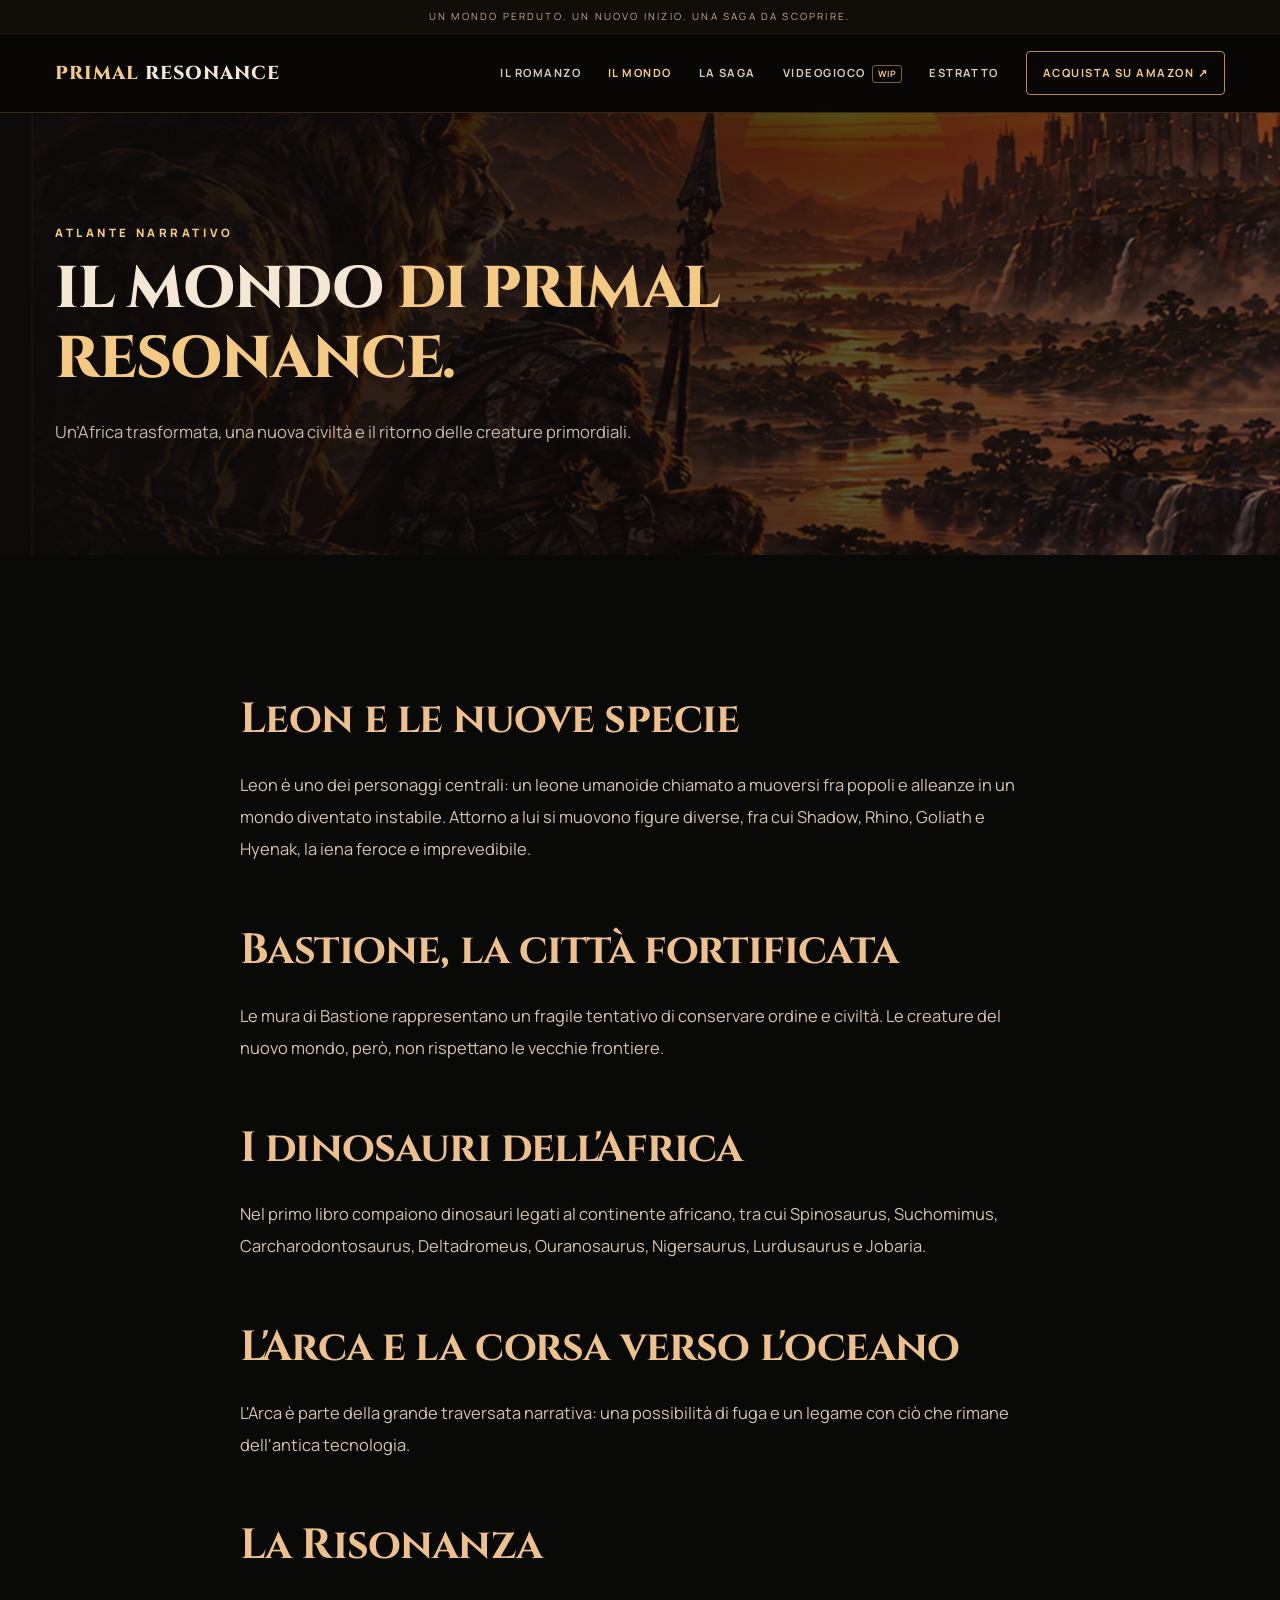
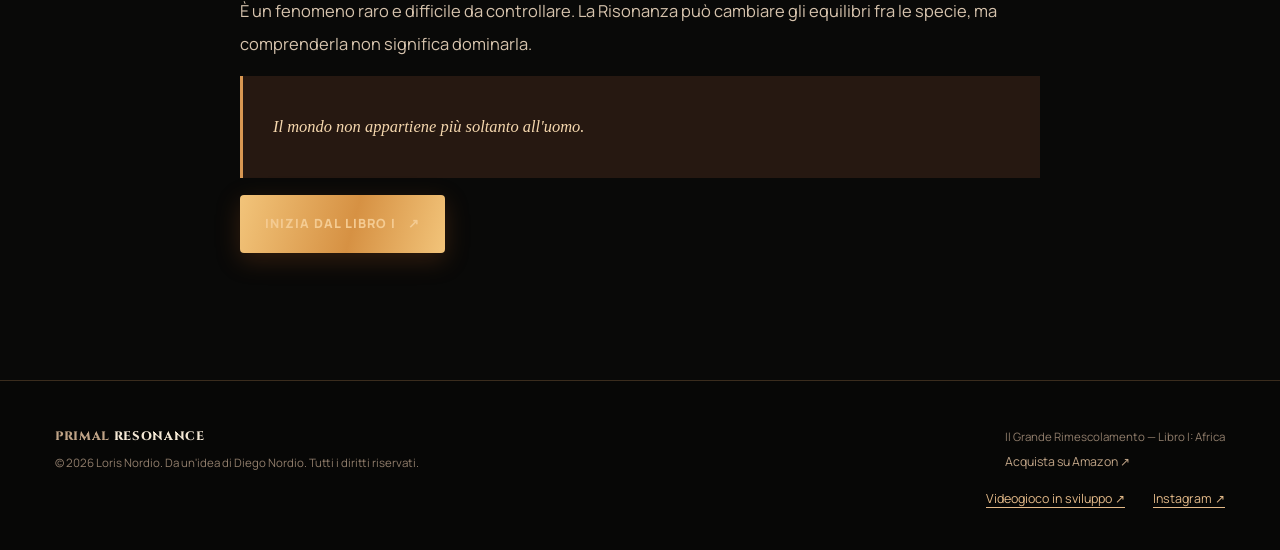
<file: previews/primal-resonance/mondo.html>
<!doctype html><html lang="it"><head><meta charset="utf-8"><meta name="viewport" content="width=device-width,initial-scale=1"><meta name="theme-color" content="#100b0a"><meta name="robots" content="noindex,nofollow" data-replace-on-production="index,follow"><title>Mondo di Primal Resonance | Leon, Bastione, dinosauri e Arca</title><meta name="description" content="Esplora l’universo di Primal Resonance: la città di Bastione, Leon, Hyenak, i dinosauri, l’Arca e la Risonanza."><link rel="icon" href="assets/favicon.svg" type="image/svg+xml"><link rel="stylesheet" href="assets/style.css"><meta property="og:type" content="website"><meta property="og:title" content="Mondo di Primal Resonance | Leon, Bastione, dinosauri e Arca"><meta property="og:description" content="Esplora l’universo di Primal Resonance: la città di Bastione, Leon, Hyenak, i dinosauri, l’Arca e la Risonanza."><meta property="og:image" content="https://raw.githubusercontent.com/SYSTEMTOOLBOX/Kairon-Labs-Studio/main/previews/primal-resonance/assets/copertina-ufficiale-kdp.webp"><meta name="twitter:card" content="summary_large_image"><script type="application/ld+json">{"@context":"https://schema.org","@type":"Book","name":"Primal Resonance – Il Grande Rimescolamento: Il Ciclo delle Specie – Libro I: Africa","author":{"@type":"Person","name":"Loris Nordio"},"inLanguage":"it","genre":["Fantascienza post-apocalittica","Fantasy","Avventura"],"url":"https://amzn.eu/d/0b8uxU1U","description":"Romanzo post-apocalittico ambientato in un'Africa trasformata da un evento cosmico; primo libro di una saga prevista di cinque romanzi."}</script></head><body><div class="topline">Un mondo perduto. Un nuovo inizio. Una saga da scoprire.</div><header class="nav-wrap"><div class="container nav"><a class="brand" href="index.html">PRIMAL <i>RESONANCE</i></a><button class="mobile-nav-button" aria-label="Apri navigazione" aria-expanded="false">☰</button><nav class="nav-links" aria-label="Navigazione principale"><a href="romanzo.html" class="">Il romanzo</a><a href="mondo.html" class="active">Il mondo</a><a href="saga.html" class="">La saga</a><a href="videogioco.html" class="">Videogioco <span class="nav-wip">WIP</span></a><a href="estratto.html" class="">Estratto</a><a class="nav-cta" href="https://amzn.eu/d/0b8uxU1U" target="_blank" rel="noopener noreferrer">Acquista su Amazon ↗</a></nav></div></header><section class="page-hero"><div class="container"><div class="eyebrow">Atlante narrativo</div><h1>IL MONDO <span class="gold">DI PRIMAL RESONANCE.</span></h1><p class="text-lg muted" style="max-width:770px">Un’Africa trasformata, una nuova civiltà e il ritorno delle creature primordiali.</p></div></section><main class="content-page"><article class="container prose"><h2 id="leon">Leon e le nuove specie</h2><p>Leon è uno dei personaggi centrali: un leone umanoide chiamato a muoversi fra popoli e alleanze in un mondo diventato instabile. Attorno a lui si muovono figure diverse, fra cui Shadow, Rhino, Goliath e Hyenak, la iena feroce e imprevedibile.</p><h2 id="bastione">Bastione, la città fortificata</h2><p>Le mura di Bastione rappresentano un fragile tentativo di conservare ordine e civiltà. Le creature del nuovo mondo, però, non rispettano le vecchie frontiere.</p><h2 id="dinosauri">I dinosauri dell'Africa</h2><p>Nel primo libro compaiono dinosauri legati al continente africano, tra cui Spinosaurus, Suchomimus, Carcharodontosaurus, Deltadromeus, Ouranosaurus, Nigersaurus, Lurdusaurus e Jobaria.</p><h2 id="arca">L'Arca e la corsa verso l'oceano</h2><p>L'Arca è parte della grande traversata narrativa: una possibilità di fuga e un legame con ciò che rimane dell'antica tecnologia.</p><h2>La Risonanza</h2><p>È un fenomeno raro e difficile da controllare. La Risonanza può cambiare gli equilibri fra le specie, ma comprenderla non significa dominarla.</p><p class="quote-block">Il mondo non appartiene più soltanto all'uomo.</p><p><a class="btn btn-gold" href="https://amzn.eu/d/0b8uxU1U" target="_blank" rel="noopener noreferrer">Inizia dal Libro I <span aria-hidden="true">↗</span></a></p></article></main><footer class="footer"><div class="container footer-row"><div><a class="brand" href="index.html">PRIMAL <i>RESONANCE</i></a><p>© 2026 Loris Nordio. Da un'idea di Diego Nordio. Tutti i diritti riservati.</p></div><div><p>Il Grande Rimescolamento — Libro I: Africa</p><p><a href="https://amzn.eu/d/0b8uxU1U" target="_blank" rel="noopener noreferrer">Acquista su Amazon ↗</a></p></div></div><div class="container footer-game"><a href="videogioco.html">Videogioco in sviluppo ↗</a><a target="_blank" rel="noopener noreferrer" href="https://www.instagram.com/primalresonance.official/">Instagram ↗</a></div></footer><script src="assets/site.js" defer></script></body></html>
</file>
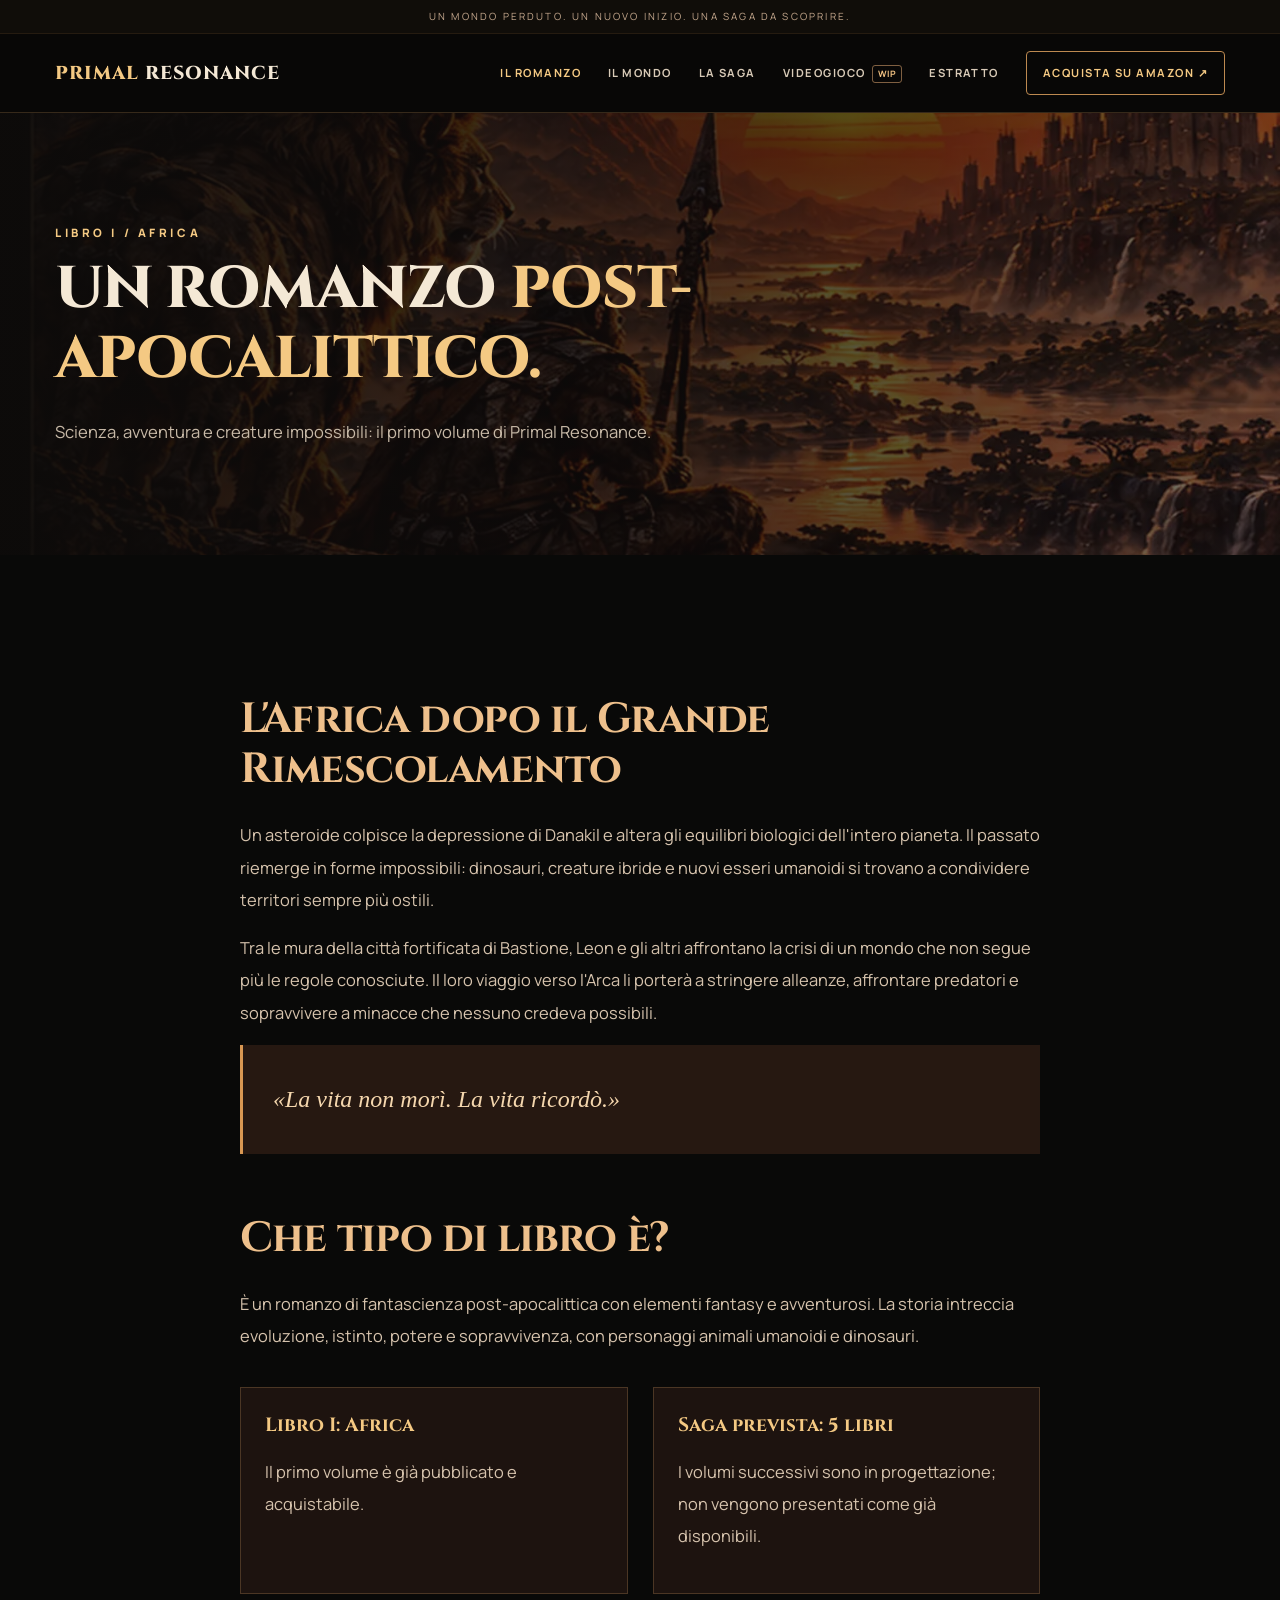
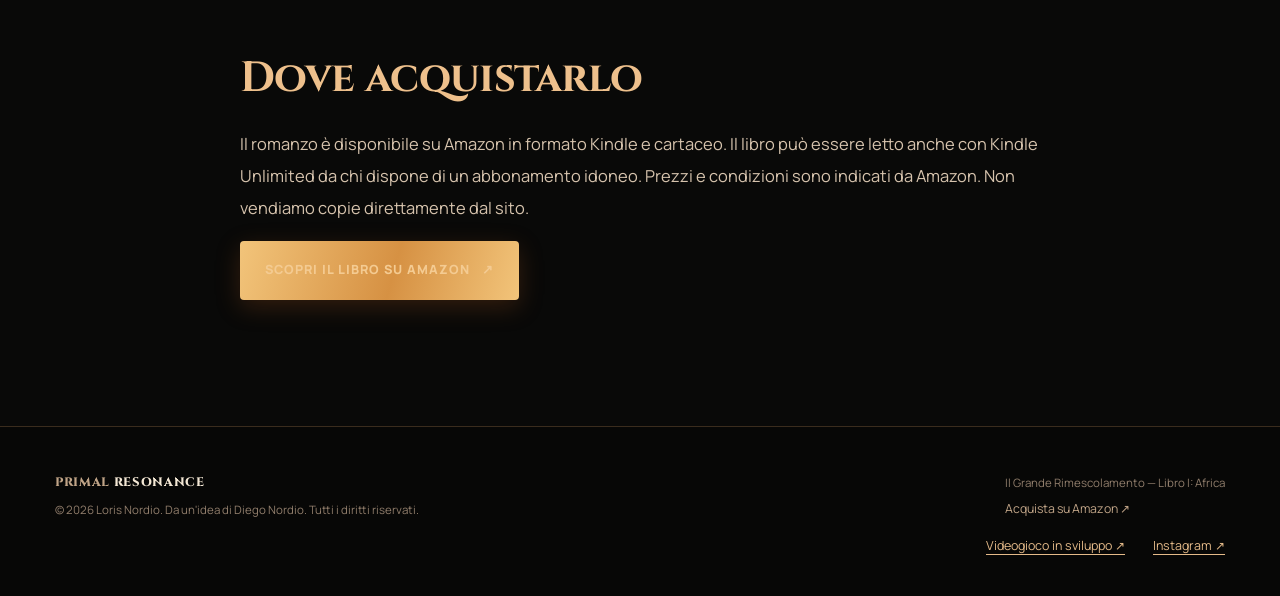
<file: previews/primal-resonance/romanzo.html>
<!doctype html><html lang="it"><head><meta charset="utf-8"><meta name="viewport" content="width=device-width,initial-scale=1"><meta name="theme-color" content="#100b0a"><meta name="robots" content="noindex,nofollow" data-replace-on-production="index,follow"><title>Romanzo fantasy post-apocalittico | Primal Resonance – Africa</title><meta name="description" content="Il Grande Rimescolamento: un romanzo ambientato in un’Africa post-apocalittica tra dinosauri, animali umanoidi, alleanze e sopravvivenza."><link rel="icon" href="assets/favicon.svg" type="image/svg+xml"><link rel="stylesheet" href="assets/style.css"><meta property="og:type" content="website"><meta property="og:title" content="Romanzo fantasy post-apocalittico | Primal Resonance – Africa"><meta property="og:description" content="Il Grande Rimescolamento: un romanzo ambientato in un’Africa post-apocalittica tra dinosauri, animali umanoidi, alleanze e sopravvivenza."><meta property="og:image" content="https://raw.githubusercontent.com/SYSTEMTOOLBOX/Kairon-Labs-Studio/main/previews/primal-resonance/assets/copertina-ufficiale-kdp.webp"><meta name="twitter:card" content="summary_large_image"><script type="application/ld+json">{"@context":"https://schema.org","@type":"Book","name":"Primal Resonance – Il Grande Rimescolamento: Il Ciclo delle Specie – Libro I: Africa","author":{"@type":"Person","name":"Loris Nordio"},"inLanguage":"it","genre":["Fantascienza post-apocalittica","Fantasy","Avventura"],"url":"https://amzn.eu/d/0b8uxU1U","description":"Romanzo post-apocalittico ambientato in un'Africa trasformata da un evento cosmico; primo libro di una saga prevista di cinque romanzi."}</script></head><body><div class="topline">Un mondo perduto. Un nuovo inizio. Una saga da scoprire.</div><header class="nav-wrap"><div class="container nav"><a class="brand" href="index.html">PRIMAL <i>RESONANCE</i></a><button class="mobile-nav-button" aria-label="Apri navigazione" aria-expanded="false">☰</button><nav class="nav-links" aria-label="Navigazione principale"><a href="romanzo.html" class="active">Il romanzo</a><a href="mondo.html" class="">Il mondo</a><a href="saga.html" class="">La saga</a><a href="videogioco.html" class="">Videogioco <span class="nav-wip">WIP</span></a><a href="estratto.html" class="">Estratto</a><a class="nav-cta" href="https://amzn.eu/d/0b8uxU1U" target="_blank" rel="noopener noreferrer">Acquista su Amazon ↗</a></nav></div></header><section class="page-hero"><div class="container"><div class="eyebrow">Libro I / Africa</div><h1>UN ROMANZO <span class="gold">POST-APOCALITTICO.</span></h1><p class="text-lg muted" style="max-width:770px">Scienza, avventura e creature impossibili: il primo volume di Primal Resonance.</p></div></section><main class="content-page"><article class="container prose"><h2>L'Africa dopo il Grande Rimescolamento</h2><p>Un asteroide colpisce la depressione di Danakil e altera gli equilibri biologici dell'intero pianeta. Il passato riemerge in forme impossibili: dinosauri, creature ibride e nuovi esseri umanoidi si trovano a condividere territori sempre più ostili.</p><p>Tra le mura della città fortificata di Bastione, Leon e gli altri affrontano la crisi di un mondo che non segue più le regole conosciute. Il loro viaggio verso l'Arca li porterà a stringere alleanze, affrontare predatori e sopravvivere a minacce che nessuno credeva possibili.</p><div class="quote-block">«La vita non morì. La vita ricordò.»</div><h2>Che tipo di libro è?</h2><p>È un romanzo di fantascienza post-apocalittica con elementi fantasy e avventurosi. La storia intreccia evoluzione, istinto, potere e sopravvivenza, con personaggi animali umanoidi e dinosauri.</p><div class="compare"><div><strong>Libro I: Africa</strong><p>Il primo volume è già pubblicato e acquistabile.</p></div><div><strong>Saga prevista: 5 libri</strong><p>I volumi successivi sono in progettazione; non vengono presentati come già disponibili.</p></div></div><h2>Dove acquistarlo</h2><p>Il romanzo è disponibile su Amazon in formato Kindle e cartaceo. Il libro può essere letto anche con Kindle Unlimited da chi dispone di un abbonamento idoneo. Prezzi e condizioni sono indicati da Amazon. Non vendiamo copie direttamente dal sito.</p><p><a class="btn btn-gold" href="https://amzn.eu/d/0b8uxU1U" target="_blank" rel="noopener noreferrer">Scopri il libro su Amazon <span aria-hidden="true">↗</span></a></p></article></main><footer class="footer"><div class="container footer-row"><div><a class="brand" href="index.html">PRIMAL <i>RESONANCE</i></a><p>© 2026 Loris Nordio. Da un'idea di Diego Nordio. Tutti i diritti riservati.</p></div><div><p>Il Grande Rimescolamento — Libro I: Africa</p><p><a href="https://amzn.eu/d/0b8uxU1U" target="_blank" rel="noopener noreferrer">Acquista su Amazon ↗</a></p></div></div><div class="container footer-game"><a href="videogioco.html">Videogioco in sviluppo ↗</a><a target="_blank" rel="noopener noreferrer" href="https://www.instagram.com/primalresonance.official/">Instagram ↗</a></div></footer><script src="assets/site.js" defer></script></body></html>
</file>
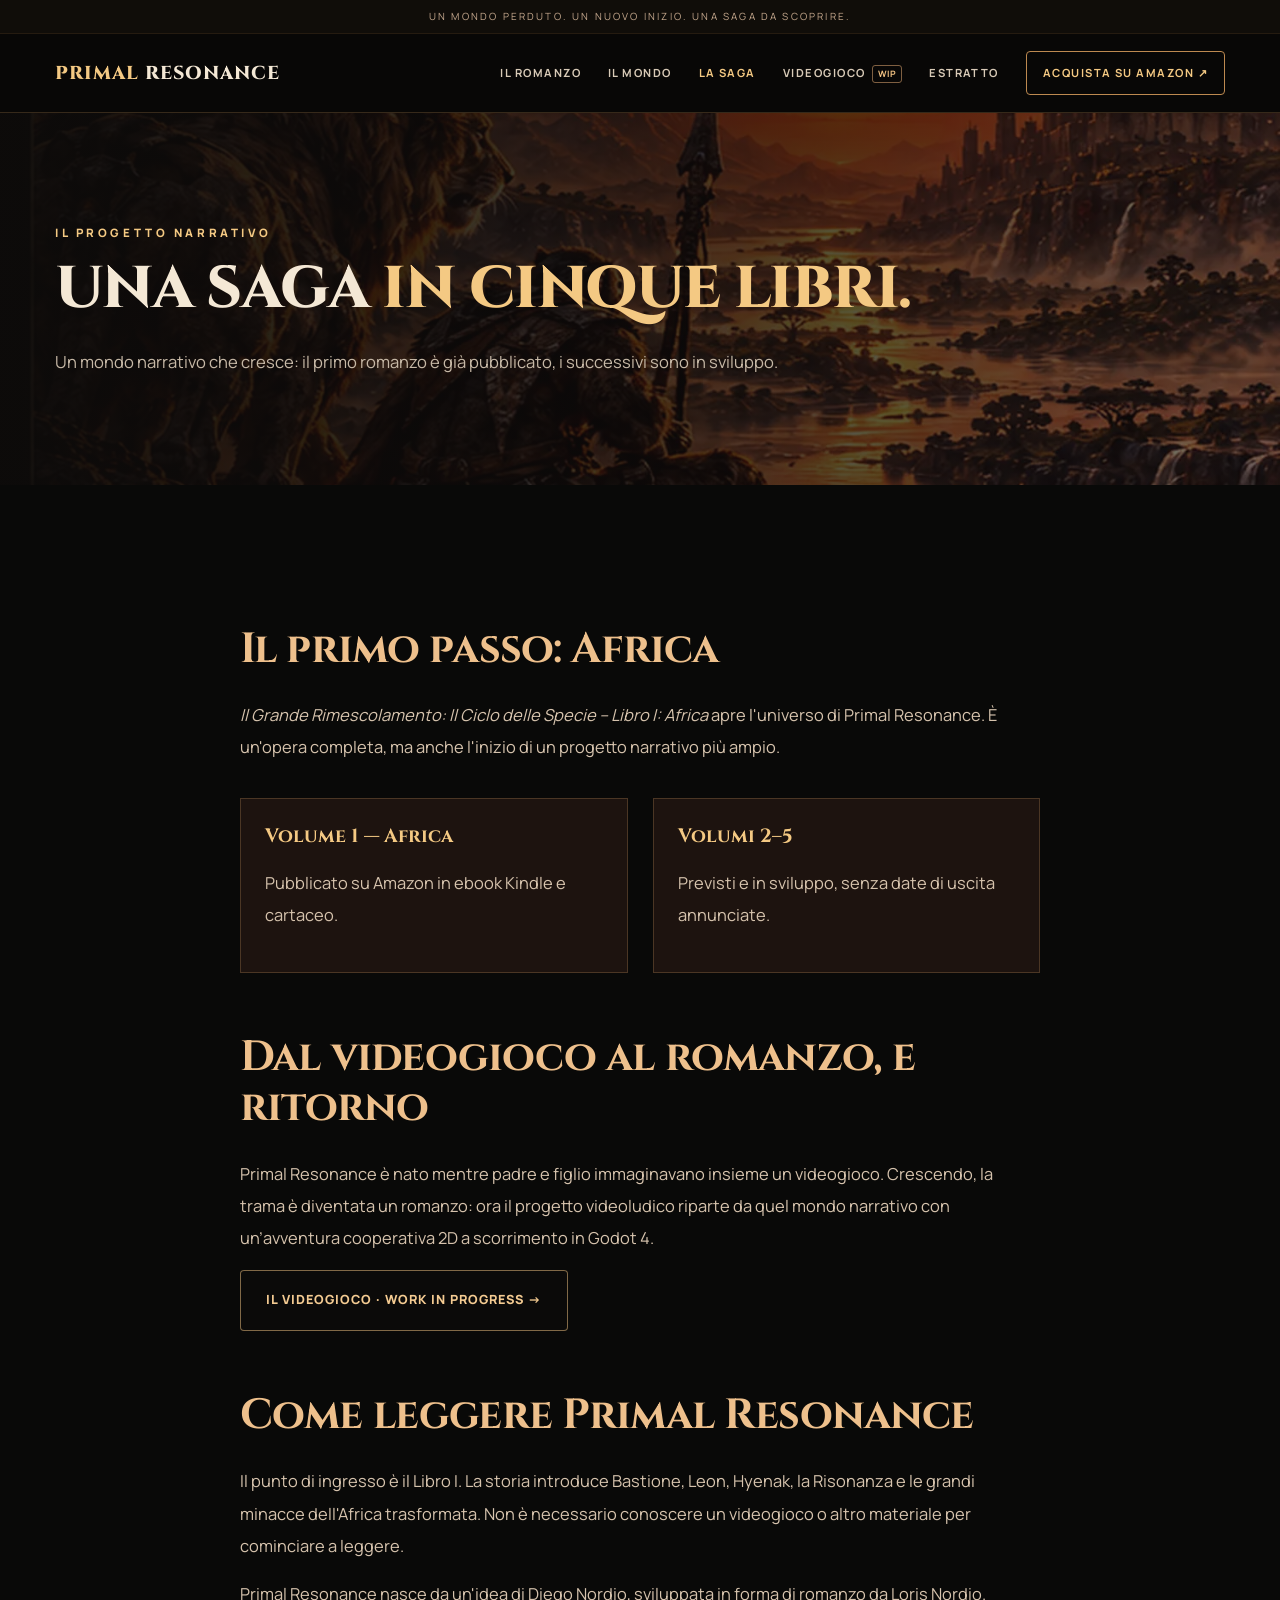
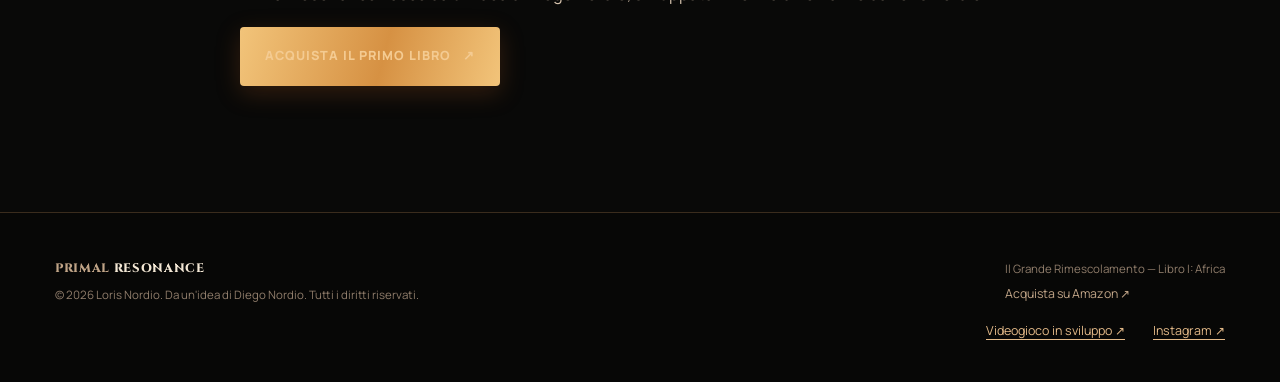
<file: previews/primal-resonance/saga.html>
<!doctype html><html lang="it"><head><meta charset="utf-8"><meta name="viewport" content="width=device-width,initial-scale=1"><meta name="theme-color" content="#100b0a"><meta name="robots" content="noindex,nofollow" data-replace-on-production="index,follow"><title>Primal Resonance: saga fantasy in cinque libri | Libro I Africa</title><meta name="description" content="La saga Primal Resonance è progettata in cinque romanzi. Scopri il primo volume Il Grande Rimescolamento – Africa, ora disponibile su Amazon."><link rel="icon" href="assets/favicon.svg" type="image/svg+xml"><link rel="stylesheet" href="assets/style.css"><meta property="og:type" content="website"><meta property="og:title" content="Primal Resonance: saga fantasy in cinque libri | Libro I Africa"><meta property="og:description" content="La saga Primal Resonance è progettata in cinque romanzi. Scopri il primo volume Il Grande Rimescolamento – Africa, ora disponibile su Amazon."><meta property="og:image" content="https://raw.githubusercontent.com/SYSTEMTOOLBOX/Kairon-Labs-Studio/main/previews/primal-resonance/assets/copertina-ufficiale-kdp.webp"><meta name="twitter:card" content="summary_large_image"><script type="application/ld+json">{"@context":"https://schema.org","@type":"Book","name":"Primal Resonance – Il Grande Rimescolamento: Il Ciclo delle Specie – Libro I: Africa","author":{"@type":"Person","name":"Loris Nordio"},"inLanguage":"it","genre":["Fantascienza post-apocalittica","Fantasy","Avventura"],"url":"https://amzn.eu/d/0b8uxU1U","description":"Romanzo post-apocalittico ambientato in un'Africa trasformata da un evento cosmico; primo libro di una saga prevista di cinque romanzi."}</script></head><body><div class="topline">Un mondo perduto. Un nuovo inizio. Una saga da scoprire.</div><header class="nav-wrap"><div class="container nav"><a class="brand" href="index.html">PRIMAL <i>RESONANCE</i></a><button class="mobile-nav-button" aria-label="Apri navigazione" aria-expanded="false">☰</button><nav class="nav-links" aria-label="Navigazione principale"><a href="romanzo.html" class="">Il romanzo</a><a href="mondo.html" class="">Il mondo</a><a href="saga.html" class="active">La saga</a><a href="videogioco.html" class="">Videogioco <span class="nav-wip">WIP</span></a><a href="estratto.html" class="">Estratto</a><a class="nav-cta" href="https://amzn.eu/d/0b8uxU1U" target="_blank" rel="noopener noreferrer">Acquista su Amazon ↗</a></nav></div></header><section class="page-hero"><div class="container"><div class="eyebrow">Il progetto narrativo</div><h1>UNA SAGA <span class="gold">IN CINQUE LIBRI.</span></h1><p class="text-lg muted" style="max-width:770px">Un mondo narrativo che cresce: il primo romanzo è già pubblicato, i successivi sono in sviluppo.</p></div></section><main class="content-page"><article class="container prose"><h2>Il primo passo: Africa</h2><p><i>Il Grande Rimescolamento: Il Ciclo delle Specie – Libro I: Africa</i> apre l'universo di Primal Resonance. È un'opera completa, ma anche l'inizio di un progetto narrativo più ampio.</p><div class="compare"><div><strong>Volume 1 — Africa</strong><p>Pubblicato su Amazon in ebook Kindle e cartaceo.</p></div><div><strong>Volumi 2–5</strong><p>Previsti e in sviluppo, senza date di uscita annunciate.</p></div></div><h2>Dal videogioco al romanzo, e ritorno</h2><p>Primal Resonance è nato mentre padre e figlio immaginavano insieme un videogioco. Crescendo, la trama è diventata un romanzo: ora il progetto videoludico riparte da quel mondo narrativo con un’avventura cooperativa 2D a scorrimento in Godot 4.</p><p><a class="btn btn-outline" href="videogioco.html">Il videogioco · Work in Progress →</a></p><h2>Come leggere Primal Resonance</h2><p>Il punto di ingresso è il Libro I. La storia introduce Bastione, Leon, Hyenak, la Risonanza e le grandi minacce dell'Africa trasformata. Non è necessario conoscere un videogioco o altro materiale per cominciare a leggere.</p><p>Primal Resonance nasce da un'idea di Diego Nordio, sviluppata in forma di romanzo da Loris Nordio.</p><p><a class="btn btn-gold" href="https://amzn.eu/d/0b8uxU1U" target="_blank" rel="noopener noreferrer">Acquista il primo libro <span aria-hidden="true">↗</span></a></p></article></main><footer class="footer"><div class="container footer-row"><div><a class="brand" href="index.html">PRIMAL <i>RESONANCE</i></a><p>© 2026 Loris Nordio. Da un'idea di Diego Nordio. Tutti i diritti riservati.</p></div><div><p>Il Grande Rimescolamento — Libro I: Africa</p><p><a href="https://amzn.eu/d/0b8uxU1U" target="_blank" rel="noopener noreferrer">Acquista su Amazon ↗</a></p></div></div><div class="container footer-game"><a href="videogioco.html">Videogioco in sviluppo ↗</a><a target="_blank" rel="noopener noreferrer" href="https://www.instagram.com/primalresonance.official/">Instagram ↗</a></div></footer><script src="assets/site.js" defer></script></body></html>
</file>
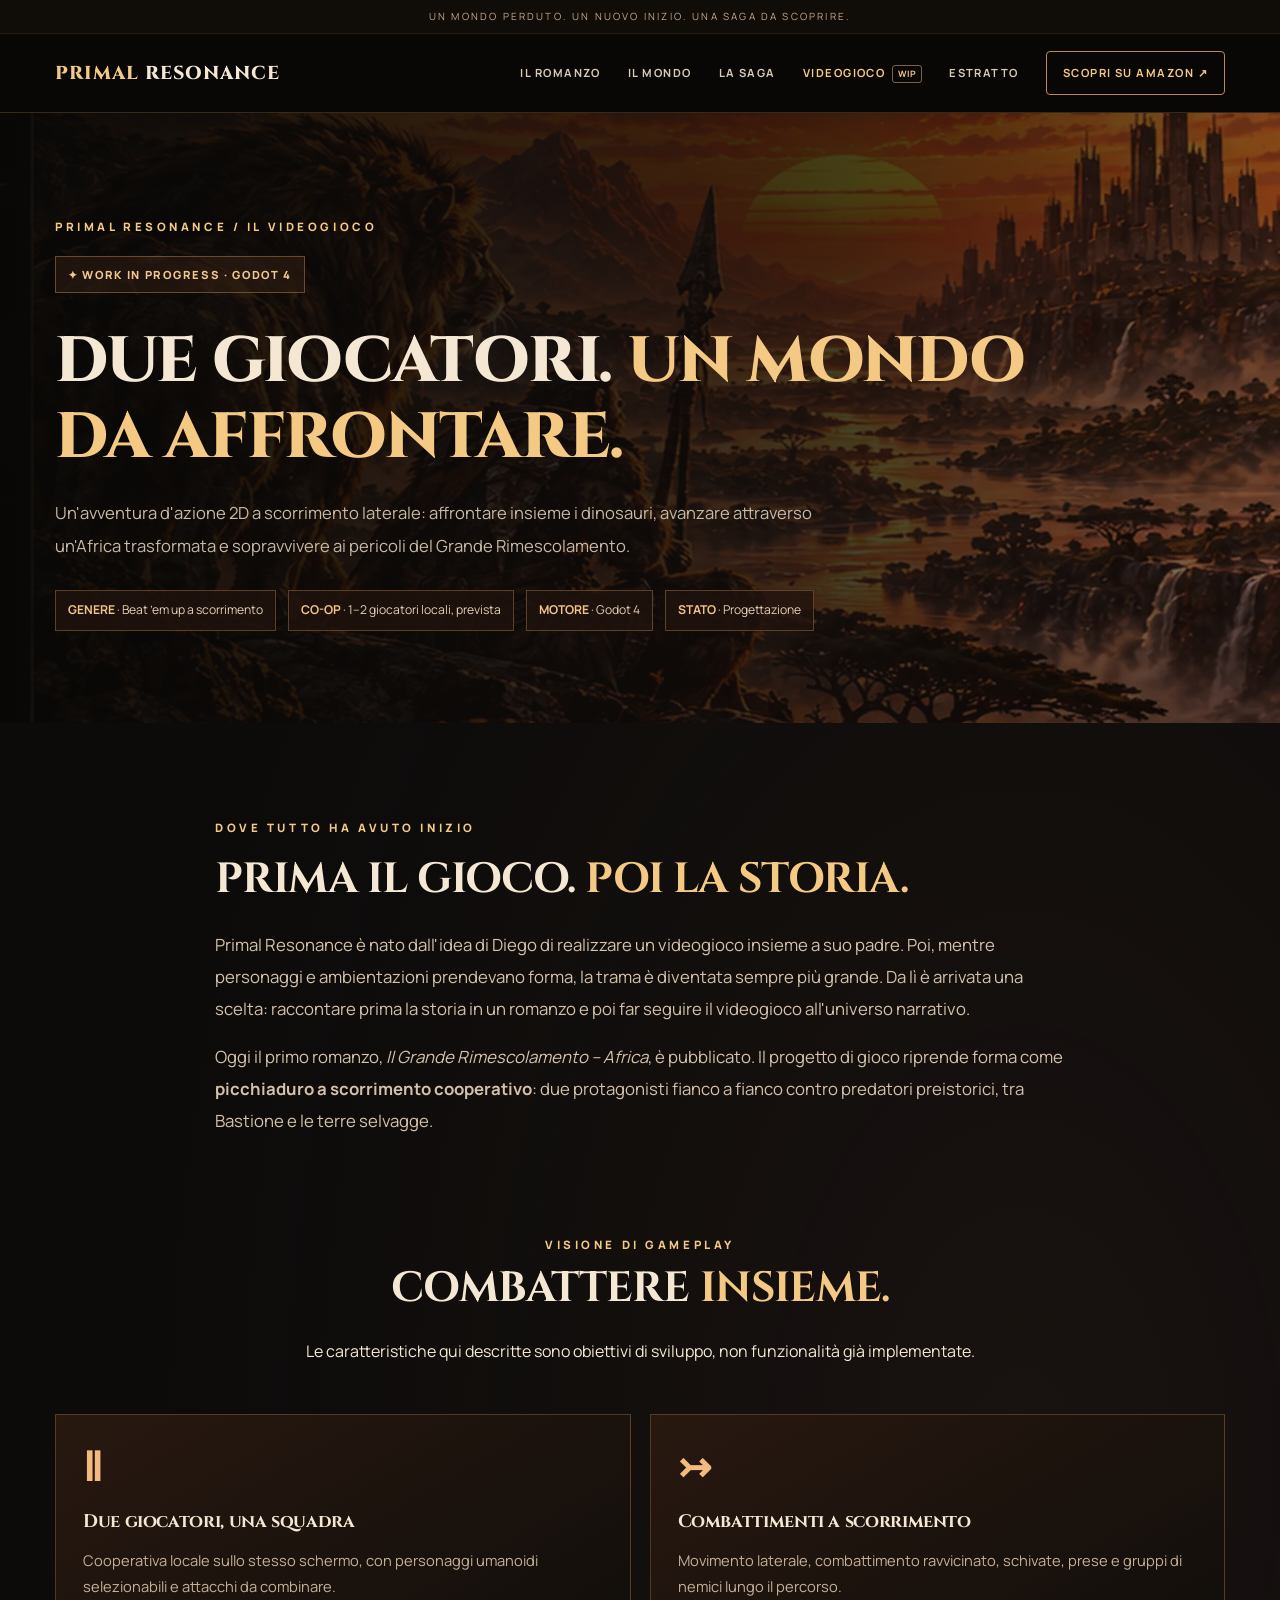
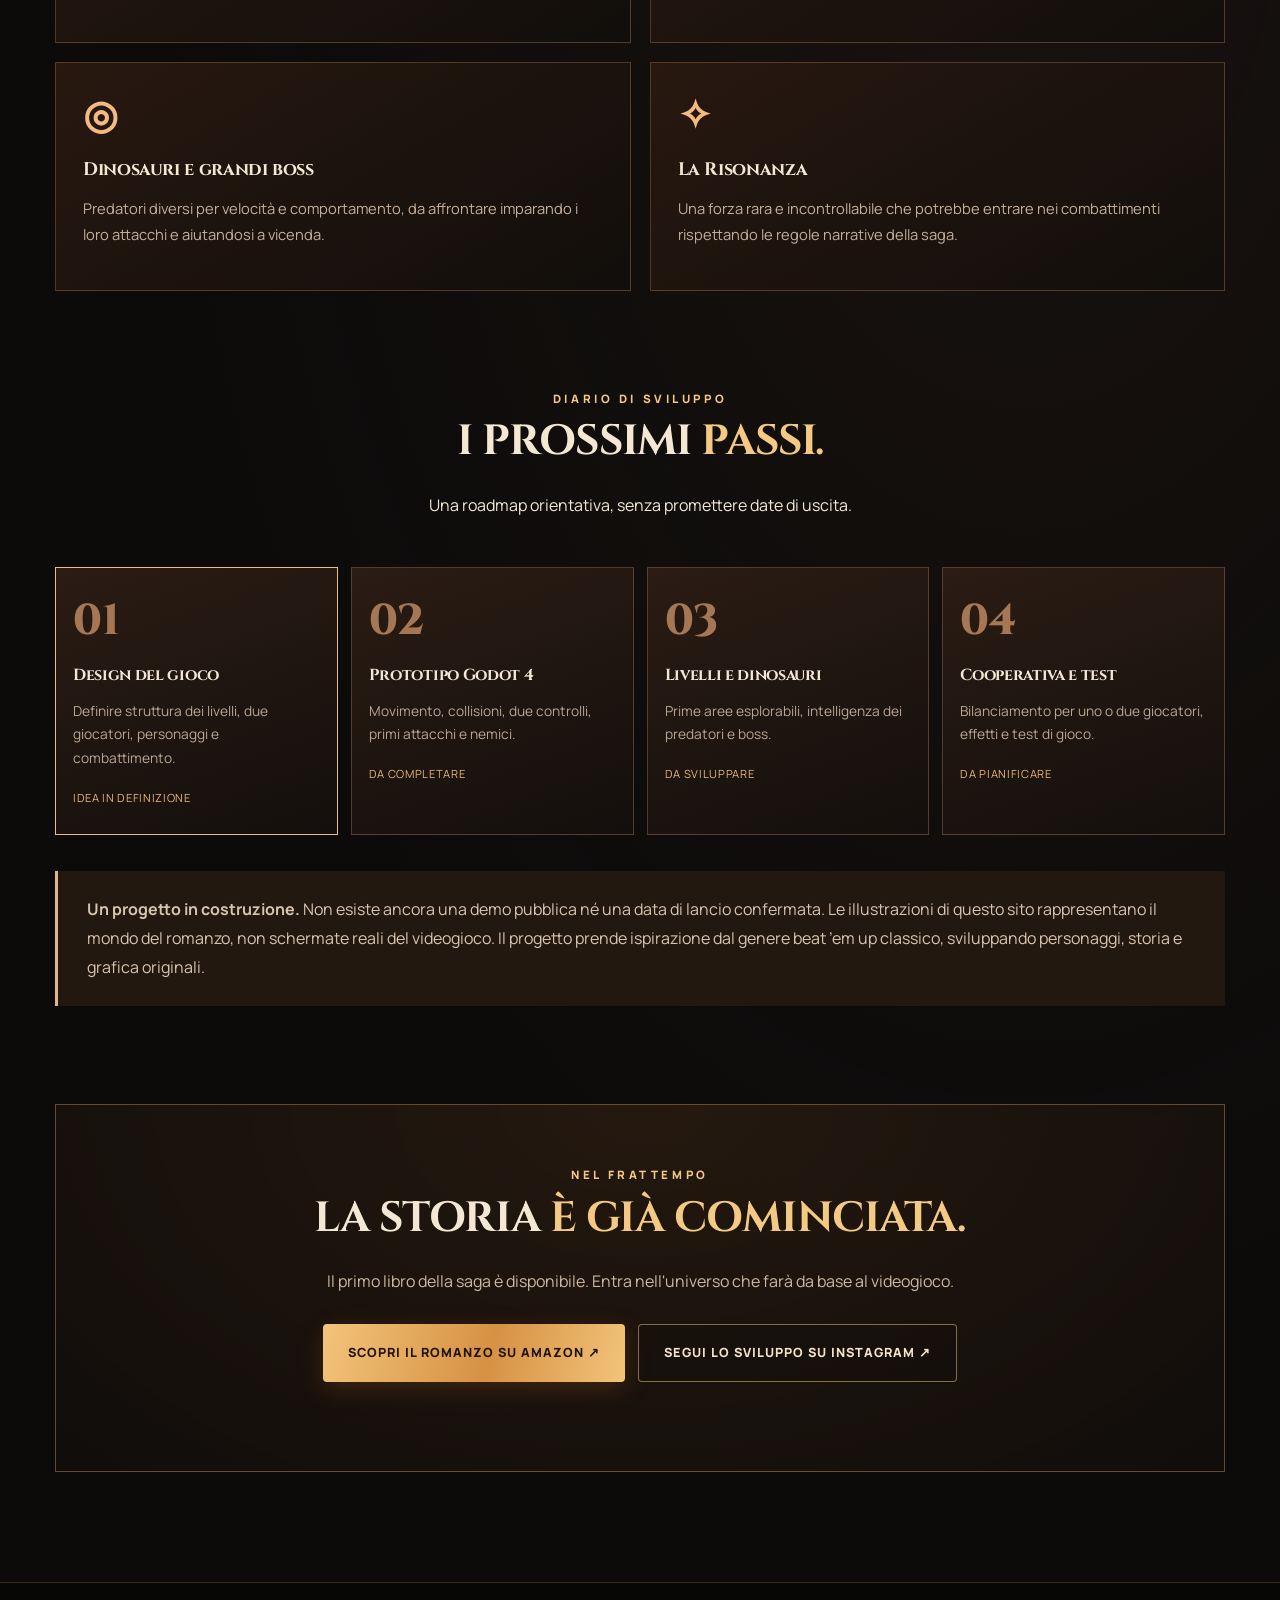
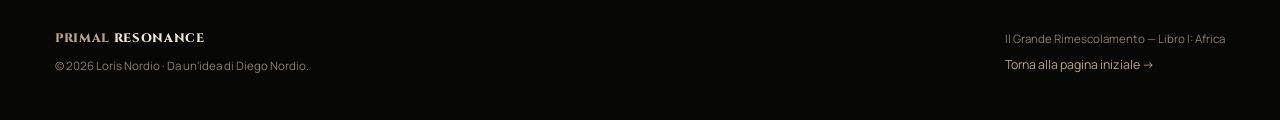
<file: previews/primal-resonance/videogioco.html>
<!doctype html><html lang="it"><head><meta charset="utf-8"><meta name="viewport" content="width=device-width,initial-scale=1"><meta name="theme-color" content="#100b0a"><meta name="robots" content="noindex,nofollow"><title>Primal Resonance · Il videogioco cooperativo | Work in Progress</title><meta name="description" content="Primal Resonance: il videogioco 2D a scorrimento per due giocatori in cooperativa. Dinosauri, avventura e Risonanza. Progetto in sviluppo con Godot 4."><meta property="og:type" content="website"><meta property="og:title" content="Primal Resonance · Il videogioco | Work in Progress"><meta property="og:description" content="Combatti fianco a fianco contro i dinosauri in un'Africa trasformata. Un beat 'em up cooperativo 2D in progettazione con Godot 4."><meta property="og:image" content="https://raw.githubusercontent.com/SYSTEMTOOLBOX/Kairon-Labs-Studio/main/previews/primal-resonance/assets/copertina-ufficiale-kdp.webp"><link rel="icon" href="assets/favicon.svg" type="image/svg+xml"><link rel="stylesheet" href="assets/style.css"></head><body>
<div class="topline">Un mondo perduto. Un nuovo inizio. Una saga da scoprire.</div>
<header class="nav-wrap"><div class="container nav"><a class="brand" href="index.html">PRIMAL <i>RESONANCE</i></a><button type="button" class="mobile-nav-button" aria-label="Apri navigazione" aria-expanded="false">☰</button><nav class="nav-links" aria-label="Navigazione principale"><a href="romanzo.html">Il romanzo</a><a href="mondo.html">Il mondo</a><a href="saga.html">La saga</a><a href="videogioco.html" class="active" aria-current="page">Videogioco <span class="nav-wip">WIP</span></a><a href="estratto.html">Estratto</a><a class="nav-cta" href="https://amzn.eu/d/0b8uxU1U" target="_blank" rel="noopener noreferrer">Scopri su Amazon ↗</a></nav></div></header>
<main id="contenuto"><section class="game-hero"><div class="container"><div class="eyebrow">PRIMAL RESONANCE / IL VIDEOGIOCO</div><div class="game-progress">✦ WORK IN PROGRESS · GODOT 4</div><h1>DUE GIOCATORI. <span class="gold">UN MONDO DA AFFRONTARE.</span></h1><p class="text-lg muted">Un'avventura d'azione 2D a scorrimento laterale: affrontare insieme i dinosauri, avanzare attraverso un'Africa trasformata e sopravvivere ai pericoli del Grande Rimescolamento.</p><div class="game-hero-statline"><span><b>GENERE</b> · Beat ’em up a scorrimento</span><span><b>CO-OP</b> · 1–2 giocatori locali, prevista</span><span><b>MOTORE</b> · Godot 4</span><span><b>STATO</b> · Progettazione</span></div></div></section>
<section class="game-body"><div class="container"><div class="game-story"><div class="eyebrow">DOVE TUTTO HA AVUTO INIZIO</div><h2>PRIMA IL GIOCO. <span class="gold">POI LA STORIA.</span></h2><p>Primal Resonance è nato dall'idea di Diego di realizzare un videogioco insieme a suo padre. Poi, mentre personaggi e ambientazioni prendevano forma, la trama è diventata sempre più grande. Da lì è arrivata una scelta: raccontare prima la storia in un romanzo e poi far seguire il videogioco all'universo narrativo.</p><p>Oggi il primo romanzo, <em>Il Grande Rimescolamento – Africa</em>, è pubblicato. Il progetto di gioco riprende forma come <strong>picchiaduro a scorrimento cooperativo</strong>: due protagonisti fianco a fianco contro predatori preistorici, tra Bastione e le terre selvagge.</p></div>
<div class="game-roadmap"><div class="section-header"><div class="eyebrow">VISIONE DI GAMEPLAY</div><h2>COMBATTERE <span class="gold">INSIEME.</span></h2><p>Le caratteristiche qui descritte sono obiettivi di sviluppo, non funzionalità già implementate.</p></div><div class="game-mechanics"><article class="game-mechanic"><div class="mechanic-icon">Ⅱ</div><h3>Due giocatori, una squadra</h3><p>Cooperativa locale sullo stesso schermo, con personaggi umanoidi selezionabili e attacchi da combinare.</p></article><article class="game-mechanic"><div class="mechanic-icon">↣</div><h3>Combattimenti a scorrimento</h3><p>Movimento laterale, combattimento ravvicinato, schivate, prese e gruppi di nemici lungo il percorso.</p></article><article class="game-mechanic"><div class="mechanic-icon">◎</div><h3>Dinosauri e grandi boss</h3><p>Predatori diversi per velocità e comportamento, da affrontare imparando i loro attacchi e aiutandosi a vicenda.</p></article><article class="game-mechanic"><div class="mechanic-icon">✧</div><h3>La Risonanza</h3><p>Una forza rara e incontrollabile che potrebbe entrare nei combattimenti rispettando le regole narrative della saga.</p></article></div></div>
<div class="game-roadmap"><div class="section-header"><div class="eyebrow">DIARIO DI SVILUPPO</div><h2>I PROSSIMI <span class="gold">PASSI.</span></h2><p>Una roadmap orientativa, senza promettere date di uscita.</p></div><div class="game-stages"><article class="game-stage"><span class="game-stage-number">01</span><h3>Design del gioco</h3><p>Definire struttura dei livelli, due giocatori, personaggi e combattimento.</p><span class="game-status">Idea in definizione</span></article><article class="game-stage"><span class="game-stage-number">02</span><h3>Prototipo Godot 4</h3><p>Movimento, collisioni, due controlli, primi attacchi e nemici.</p><span class="game-status">Da completare</span></article><article class="game-stage"><span class="game-stage-number">03</span><h3>Livelli e dinosauri</h3><p>Prime aree esplorabili, intelligenza dei predatori e boss.</p><span class="game-status">Da sviluppare</span></article><article class="game-stage"><span class="game-stage-number">04</span><h3>Cooperativa e test</h3><p>Bilanciamento per uno o due giocatori, effetti e test di gioco.</p><span class="game-status">Da pianificare</span></article></div></div>
<div class="game-disclaimer"><strong>Un progetto in costruzione.</strong> Non esiste ancora una demo pubblica né una data di lancio confermata. Le illustrazioni di questo sito rappresentano il mondo del romanzo, non schermate reali del videogioco. Il progetto prende ispirazione dal genere beat ’em up classico, sviluppando personaggi, storia e grafica originali.</div>
<div class="game-roadmap game-close"><div class="eyebrow">NEL FRATTEMPO</div><h2>LA STORIA <span class="gold">È GIÀ COMINCIATA.</span></h2><p>Il primo libro della saga è disponibile. Entra nell'universo che farà da base al videogioco.</p><div class="btn-row"><a class="btn btn-gold" href="https://amzn.eu/d/0b8uxU1U" target="_blank" rel="noopener noreferrer">Scopri il romanzo su Amazon ↗</a><a class="btn btn-outline" href="https://www.instagram.com/primalresonance.official/" target="_blank" rel="noopener noreferrer">Segui lo sviluppo su Instagram ↗</a></div></div>
</div></section></main><footer class="footer"><div class="container footer-row"><div><a class="brand" href="index.html">PRIMAL <i>RESONANCE</i></a><p>© 2026 Loris Nordio · Da un'idea di Diego Nordio.</p></div><div><p>Il Grande Rimescolamento — Libro I: Africa</p><p><a href="index.html">Torna alla pagina iniziale →</a></p></div></div></footer><script src="assets/site.js" defer></script></body></html>
</file>
<file: previews/primal-resonance/assets/style.css>
@import url('https://fonts.googleapis.com/css2?family=Cinzel:wght@400;500;600;700;800;900&family=Manrope:wght@400;500;600;700;800&display=swap');
:root{--ink:#090908;--night:#110d0b;--coal:#191310;--coal2:#211711;--cream:#f4e8d5;--smoke:#c7b6a0;--muted:#a7927c;--copper:#d89752;--gold:#f4c983;--line:rgba(229,168,105,.23);--flame:#ef7934;--container:1170px}
*{box-sizing:border-box}html{scroll-behavior:smooth;scroll-padding-top:88px}body{margin:0;background:var(--ink);color:var(--cream);font-family:Manrope,'Segoe UI',sans-serif;line-height:1.72;-webkit-font-smoothing:antialiased}a{color:inherit}button,a{-webkit-tap-highlight-color:transparent}img{max-width:100%;display:block}.container{width:min(var(--container),calc(100% - 44px));margin:auto}::selection{background:#f4ad67;color:#150e08}
.topline{border-bottom:1px solid #9d6c3925;background:#100d0af0;color:#c6a98e;text-align:center;font-size:.62rem;letter-spacing:.22em;padding:8px 10px;text-transform:uppercase}.nav-wrap{position:sticky;top:0;z-index:100;background:rgba(9,8,7,.9);backdrop-filter:blur(18px);border-bottom:1px solid #f1b36e32}.nav{height:78px;display:flex;align-items:center;justify-content:space-between;gap:16px}.brand{font:800 1.17rem Cinzel,Georgia,serif;letter-spacing:.055em;text-decoration:none;color:var(--gold);white-space:nowrap}.brand i{font-style:normal;color:var(--cream)}.nav-links{display:flex;align-items:center;gap:27px}.nav-links a{font-size:.7rem;letter-spacing:.13em;text-transform:uppercase;font-weight:700;text-decoration:none;color:#d8cab7;transition:color .2s}.nav-links a:hover,.nav-links a.active{color:var(--gold)}.nav-cta{padding:11px 16px!important;border:1px solid #bd8950;border-radius:4px;color:var(--gold)!important}.mobile-nav-button{display:none;background:none;color:#fff;border:1px solid var(--line);border-radius:5px;padding:7px 12px;font-size:1.2rem}
h1,h2,h3,h4{font-family:Cinzel,Georgia,serif;line-height:1.19;letter-spacing:-.02em}h1{font-size:clamp(3rem,5.7vw,5.6rem);margin:12px 0 21px;font-weight:800}h2{font-size:clamp(2rem,3.3vw,3.35rem);margin:9px 0 24px}h3{font-size:1.29rem}.eyebrow{text-transform:uppercase;letter-spacing:.31em;color:var(--gold);font-size:.72rem;font-weight:800}.dash{width:62px;height:2px;background:linear-gradient(90deg,var(--gold),transparent);margin:24px 0}.muted{color:#c7b9a7}.gold{color:var(--gold)}.text-lg{font-size:1.04rem;line-height:1.94}.btn{display:inline-flex;align-items:center;justify-content:center;gap:12px;padding:17px 25px;text-decoration:none;border-radius:4px;font-size:.79rem;letter-spacing:.08em;text-transform:uppercase;font-weight:800;min-height:56px;transition:transform .2s,background .2s,box-shadow .2s}.btn:hover{transform:translateY(-3px)}.btn-gold{background:linear-gradient(105deg,#f2c47a,#d69143 55%,#f2c47a);color:#211307;box-shadow:0 7px 24px #b45a2040}.btn-outline{border:1px solid #e5bb7d8a;background:#120f0c5c;color:#f5e2c8}.btn-outline:hover{background:#59371f}.btn-small{padding:9px 15px;min-height:36px;font-size:.65rem}.btn-row{display:flex;gap:13px;flex-wrap:wrap;margin:29px 0}.hero{min-height:750px;position:relative;display:flex;align-items:center;isolation:isolate;overflow:hidden;background:#100d0b}.hero:before{content:'';position:absolute;inset:-20px;z-index:-3;background-image:linear-gradient(90deg,#0c0a09 1%,rgba(10,8,7,.92) 25%,rgba(10,8,7,.67) 50%,rgba(10,8,7,.32) 76%,#0a08086b),linear-gradient(0deg,#090808 1%,#130c0935 28%,rgba(9,8,8,.23) 65%,#0b0908 100%),url('bastione-panorama.webp');background-size:cover;background-position:center center;filter:saturate(1.15);transform:scale(1.045)}.hero:after{content:'';position:absolute;inset:0;z-index:-2;pointer-events:none;opacity:.35;background-image:radial-gradient(circle at 9% 17%,#ffd58d 0 1px,transparent 2px),radial-gradient(circle at 61% 35%,#ed864b 0 1px,transparent 2px),radial-gradient(circle at 77% 68%,#ffd58d 0 1px,transparent 2px);background-size:280px 270px,345px 430px,198px 210px;animation:embers 20s linear infinite}@keyframes embers{to{background-position:80px -500px,-60px -440px,140px -520px}}.hero-inner{display:grid;grid-template-columns:1.17fr .83fr;align-items:center;gap:8%;padding:70px 0 95px}.hero-kicker{border-left:2px solid var(--gold);padding-left:13px}.hero h1{font-size:clamp(3.4rem,6vw,6.5rem);line-height:1.05;text-shadow:0 5px 16px #000c}.hero h1 .line{display:block}.hero h1 .line.gold{background:linear-gradient(#ffe0a3,#bd7c40);color:transparent;background-clip:text;-webkit-background-clip:text}.hero-lead{max-width:600px;color:#e6d8c7;font-size:1.1rem;line-height:1.95}.hero-foot{display:flex;gap:30px;flex-wrap:wrap;margin-top:34px;font-size:.7rem;letter-spacing:.09em;color:#ead1b3;text-transform:uppercase}.hero-foot b{display:block;color:var(--cream);letter-spacing:normal;font-size:1.05rem}.book-stage{position:relative;display:flex;justify-content:center;align-items:center;min-height:600px;perspective:1400px}.book-halo{position:absolute;inset:18% 0;filter:blur(15px);background:radial-gradient(ellipse,#e5783560 0%,transparent 65%);border-radius:50%}.book-frame{width:min(350px,85%);filter:drop-shadow(15px 20px 24px #000a);transform:none;position:relative;transition:filter .3s}.book-frame:hover{transform:none;filter:drop-shadow(15px 22px 28px #000c)}.book-frame img{width:100%;aspect-ratio:681/1074;object-fit:cover;box-shadow:6px 4px 0 #6a3c24,10px 8px 0 #2d1e18,0 20px 60px #0009;border:1px solid #bb884c}.stage-label{position:absolute;right:0;bottom:44px;font-size:.6rem;letter-spacing:.21em;text-transform:uppercase;color:#e2b784;writing-mode:vertical-rl}
.story{background:radial-gradient(ellipse at 80% 20%,#39201545,transparent 52%),#0c0b0a;padding:110px 0 102px}.two{display:grid;grid-template-columns:.97fr 1.03fr;gap:80px;align-items:center}.story-img{position:relative}.story-img>img{width:100%;height:540px;object-fit:cover;object-position:center;filter:saturate(.88);border:1px solid #ad753b47}.story-img:after{content:'';position:absolute;inset:15px -15px -15px 15px;z-index:-1;border:1px solid #a77541}.image-stamp{position:absolute;left:-24px;bottom:35px;padding:22px;background:#140e0be8;border-left:2px solid #dfb078;font:600 .7rem Cinzel,serif;letter-spacing:.12em}.story-copy .intro{font:italic clamp(1.15rem,2.1vw,1.6rem)/1.7 Georgia,serif;color:#edcc9b}.story-copy p{color:var(--smoke)}.signature{font-size:.73rem;color:#c69e78;letter-spacing:.11em;margin-top:24px}
.dark-rule{height:1px;background:linear-gradient(90deg,transparent,#aa724157,transparent)}.world{padding:100px 0 120px;background:#120e0c}.section-header{text-align:center;max-width:750px;margin:0 auto 48px}.section-header .dash{margin:25px auto}.world-grid{display:grid;grid-template-columns:repeat(4,1fr);gap:16px}.world-card{position:relative;aspect-ratio:.67;min-height:370px;overflow:hidden;background:#22140e;border:1px solid #c8976242;text-decoration:none;display:block}.world-card img{width:100%;height:100%;object-fit:cover;transition:transform .7s,filter .7s;filter:saturate(.78) brightness(.88)}.world-card:hover img{transform:scale(1.08);filter:saturate(1.05)}.world-card:after{content:'';position:absolute;inset:0;background:linear-gradient(to top,#080706 0%,#0b0a096b 28%,transparent 66%)}.world-card .card-label{position:absolute;z-index:1;bottom:26px;left:22px;right:15px}.card-label span{font-size:.65rem;letter-spacing:.18em;color:#e7b276;text-transform:uppercase}.card-label h3{margin:5px 0 0;text-transform:uppercase;font-size:1.23rem}.world-foot{text-align:center;font-size:.79rem;color:#aa9581;margin-top:25px}
.resonance{position:relative;isolation:isolate;min-height:510px;display:flex;align-items:center;background:#180e0a;overflow:hidden}.resonance:before{content:'';position:absolute;inset:0;z-index:-2;background:url('africa-trasformata.webp') center/cover;filter:saturate(.9)}.resonance:after{content:'';position:absolute;inset:0;z-index:-1;background:linear-gradient(90deg,#090908de,#090908c4 60%,#160e0b4a),linear-gradient(0deg,#090908,#09090822 40%,#090908)}.resonance-copy{max-width:790px;padding:90px 0}.resonance blockquote{margin:25px 0;font:italic clamp(1.4rem,2.5vw,2rem)/1.6 Georgia,serif;color:#f4e1c5}.resonance-copy p{max-width:630px;color:#ddc6b0}
.saga{padding:110px 0 120px;background:radial-gradient(ellipse at 50% 100%,#69311820,transparent 60%),#0d0b0a}.saga-grid{display:grid;grid-template-columns:repeat(5,1fr);gap:15px;margin-top:50px}.volume{min-height:235px;display:flex;flex-direction:column;justify-content:space-between;border:1px solid #a8714645;background:linear-gradient(135deg,#302014,#17120f);padding:23px 16px;position:relative;overflow:hidden}.volume.live{border-color:#f0c38b;box-shadow:0 12px 52px #de86431c;background:linear-gradient(160deg,#604025,#1d1510)}.volume .num{font:800 4.7rem Cinzel,serif;opacity:.14;line-height:.9}.volume strong{font:700 1rem Cinzel,Georgia,serif}.volume small{color:#cbb9a7;font-size:.73rem}.volume.live small{color:#f8c787}.saga-note{max-width:735px;margin:28px auto 0;color:#bdad9e;text-align:center;font-size:.9rem}
.excerpt{padding:105px 0;background:#160f0c}.excerpt-layout{display:grid;grid-template-columns:.65fr 1.35fr;gap:70px}.excerpt-right{background:linear-gradient(130deg,#251910,#140f0c);border:1px solid #b781464d;padding:48px 52px;box-shadow:0 30px 70px #0003}.excerpt-right p{font:1.2rem/2 Georgia,serif;color:#e9dac8;margin:0 0 16px}.dropcap:first-letter{font-size:3.1rem;float:left;margin:0 9px -9px 0;color:#e6af70}.buy{padding:110px 0;background:linear-gradient(#090808bd,#090808bf),url('bastione-panorama.webp') center/cover}.purchase{max-width:900px;margin:auto;text-align:center;padding:45px 25px;border:1px solid #e1ac7455;background:linear-gradient(140deg,#1b110cdd,#0d0908e8);box-shadow:0 30px 100px #000a}.purchase h2{margin-bottom:12px}.purchase .prices{display:flex;justify-content:center;gap:50px;margin:28px auto}.price{text-align:left}.price .format{display:block;font-size:.7rem;letter-spacing:.15em;color:#ccac8b;text-transform:uppercase}.price strong{display:block;font:700 2rem Cinzel,serif;color:#ffe0a3}.fineprint{font-size:.7rem;color:#a89381;margin:12px auto;max-width:680px}.purchase .btn{margin:10px 0 0}.footer{padding:40px 0;background:#070706;border-top:1px solid var(--line)}.footer-row{display:flex;justify-content:space-between;align-items:center;gap:20px}.footer p{color:#907d6b;font-size:.72rem;margin:5px 0}.footer a{text-decoration:none;color:#c0a487;font-size:.77rem}.page-hero{padding:110px 0 90px;min-height:370px;position:relative;background:linear-gradient(90deg,#0d0b0af7,#100b0c90),url('bastione-panorama.webp') center/cover}.page-hero h1{font-size:clamp(2.7rem,4.6vw,4.8rem);max-width:940px}.content-page{padding:80px 0 110px}.prose{max-width:800px;margin:auto;color:#d6c3ad}.prose p{font-size:1.03rem;line-height:1.95}.prose h2{margin-top:60px;color:#eec08c}.prose a{color:#f4cb92}.quote-block{font:italic 1.5rem/1.6 Georgia,serif;padding:35px 30px;border-left:3px solid var(--copper);background:#261811;color:#f5d7ae}.compare{display:grid;grid-template-columns:1fr 1fr;gap:25px;margin:35px 0}.compare>div{padding:24px;border:1px solid var(--line);background:#1d130f}.compare strong{font:700 1.2rem Cinzel;color:var(--gold)}.prose ul{padding-left:24px}.prose li{margin-bottom:10px}
@media(max-width:1050px){.nav-links{gap:17px}.brand{font-size:1rem}.hero-inner{gap:4%}.book-stage{min-height:480px}.story-img>img{height:470px}.two{gap:45px}.world-grid{grid-template-columns:repeat(2,1fr)}.world-card{aspect-ratio:.98;min-height:360px}.saga-grid{grid-template-columns:repeat(3,1fr)}}
@media(max-width:760px){.topline{font-size:.5rem;letter-spacing:.12em}.nav{height:62px}.brand{font-size:.91rem}.mobile-nav-button{display:block}.nav-links{display:none;position:absolute;left:0;right:0;top:62px;background:#100b0bea;border-bottom:1px solid #eeb9785c;padding:18px 22px;flex-direction:column;align-items:stretch;gap:15px}.nav-links.open{display:flex}.nav-links a{font-size:.82rem}.hero{min-height:auto}.hero:before{background-position:72% center;background-image:linear-gradient(0deg,#0b0909 0%,#0b0909bc 44%,#0b090995 100%),url('bastione-panorama.webp')}.hero-inner{grid-template-columns:1fr;padding:65px 0 60px;gap:22px}.hero h1{font-size:clamp(3.1rem,10.5vw,5rem);max-width:650px}.hero-lead{font-size:.98rem;line-height:1.85}.book-stage{min-height:430px}.book-frame{width:250px}.stage-label{right:4px;bottom:28px}.hero-foot{gap:20px}.story,.world,.saga,.excerpt{padding:70px 0}.two{grid-template-columns:1fr;gap:42px}.story-img>img{height:360px}.image-stamp{left:10px;bottom:10px}.world-grid{grid-template-columns:repeat(2,1fr);gap:11px}.world-card{min-height:290px;aspect-ratio:.71}.card-label{bottom:16px!important;left:12px!important}.card-label h3{font-size:1rem}.card-label span{font-size:.54rem}.resonance{min-height:460px}.resonance-copy{padding:65px 0}.saga-grid{grid-template-columns:repeat(2,1fr);gap:10px}.volume{min-height:195px}.volume .num{font-size:3.8rem}.excerpt-layout{grid-template-columns:1fr;gap:25px}.excerpt-right{padding:32px 25px}.excerpt-right p{font-size:1.1rem}.buy{padding:75px 0}.purchase{padding:35px 18px}.purchase .prices{gap:35px}.price strong{font-size:1.6rem}.footer-row{flex-direction:column;text-align:center}.compare{grid-template-columns:1fr}.page-hero{padding:65px 0;min-height:290px}.content-page{padding:50px 0 70px}}
@media(max-width:400px){.container{width:min(var(--container),calc(100% - 30px))}.hero h1{font-size:2.9rem}.hero-foot{gap:12px}.hero-foot b{font-size:.89rem}.world-card{min-height:250px}.purchase .prices{gap:25px}}
@media(prefers-reduced-motion:reduce){*,*:before,*:after{scroll-behavior:auto!important;animation:none!important;transition:none!important}}
/* Copia fotografica del prologo: versione responsive e leggibile */
.hero-inner:has(.reading-stage){grid-template-columns:minmax(0,.96fr) minmax(0,1.04fr);gap:4%}
.book-stage.reading-stage{display:flex;flex-direction:column;min-height:0;perspective:none;align-items:stretch;justify-content:center;max-width:100%}
.reading-figure{width:100%;max-width:700px;margin:0;position:relative;background:#160f0b;box-shadow:0 20px 75px #050302a3;border:1px solid #a4774780;overflow:hidden}
.reading-figure img{display:block;width:100%;height:auto;aspect-ratio:3/2;object-fit:cover;object-position:center center}
.reading-caption{padding:15px 20px 17px;background:linear-gradient(90deg,#100d0bf2,#28170ff2);display:flex;flex-direction:column;gap:4px}
.reading-caption span{text-transform:uppercase;letter-spacing:.21em;color:#e6ac70;font-size:.65rem;font-weight:800}
.reading-caption strong{color:#f5e6cc;font:italic 1rem/1.45 Georgia,serif;font-weight:normal}
.reading-caption a{color:#f2c18b;text-decoration:underline;text-underline-offset:3px;font-weight:700;font-size:.8rem;margin-top:5px}
@media(max-width:1050px){.hero-inner:has(.reading-stage){grid-template-columns:minmax(0,1fr) minmax(0,1.05fr);gap:3%}}
@media(max-width:760px){.hero-inner:has(.reading-stage){grid-template-columns:minmax(0,1fr);gap:26px;padding:45px 0 48px}.book-stage.reading-stage{width:100%;min-height:0;margin:0}.reading-figure{width:100%;max-width:none}.reading-figure img{aspect-ratio:1.17/1;object-fit:cover;object-position:center 80%}.reading-caption{padding:16px 18px}.reading-caption strong{font-size:1.08rem}.reading-caption a{font-size:.86rem}}
@media(max-width:400px){.reading-figure img{aspect-ratio:1.12/1}.reading-caption strong{font-size:1rem}}

/* Sfondo africano approvato: nessun libro nella prima sezione */
.hero{min-height:760px}
.hero:before{background-image:linear-gradient(90deg,rgba(9,7,6,.96) 0%,rgba(9,7,6,.86) 27%,rgba(10,8,7,.58) 52%,rgba(10,8,7,.14) 85%),linear-gradient(0deg,#0d0a08 0%,transparent 22%,transparent 73%,rgba(9,7,6,.6) 100%),url('africa-sfondo-approvato.webp');background-position:center center;background-size:cover;filter:saturate(1.04)}
.hero-inner{grid-template-columns:minmax(0,700px) minmax(0,1fr);gap:0;min-height:700px;align-items:center}
.hero-inner>div:first-child{max-width:700px}
@media(max-width:760px){
.hero{min-height:0}
.hero:before{background-image:linear-gradient(180deg,rgba(8,7,6,.58) 0%,rgba(8,7,6,.70) 32%,rgba(8,7,6,.88) 70%,#0c0908 100%),url('africa-sfondo-approvato.webp');background-position:66% center;background-size:cover}
.hero-inner{grid-template-columns:minmax(0,1fr);min-height:0;padding:74px 0 78px;gap:0}
.hero-inner>div:first-child{max-width:100%}
}

/* Sezione storia senza illustrazione non pertinente */
.story .two.story-text-only{display:block;max-width:960px}
.story .story-text-only .story-copy{margin:0 auto;max-width:850px}
@media(max-width:760px){.story .two.story-text-only{max-width:none}}


/* October 2026 refresh: book cover, game work-in-progress and responsive navigation */
:focus-visible{outline:2px solid #f4c983;outline-offset:4px}
.nav-wip{font-size:.55rem;padding:2px 5px;margin-left:3px;border:1px solid #bc8d60a8;border-radius:3px;color:#f6c584;letter-spacing:.05em}
.hero-inner{grid-template-columns:minmax(0,1.15fr) minmax(270px,.7fr);gap:48px;align-items:center}
.hero-cover{position:relative;display:flex;flex-direction:column;align-items:center;isolation:isolate;width:min(325px,100%);justify-self:center}
.hero-cover-glow{position:absolute;inset:12%;background:#d77030;filter:blur(75px);opacity:.28;z-index:-1}
.hero-cover img{width:100%;height:auto;display:block;border:1px solid #b98c59;box-shadow:0 24px 65px #000c,9px 8px 0 #51321c;transform:rotate(2deg);transition:transform .5s}
.hero-cover:hover img{transform:rotate(0deg) translateY(-4px)}
.hero-cover-caption{font-size:.6rem;letter-spacing:.2em;text-align:center;text-transform:uppercase;color:#e8bd80;margin-top:25px}
.hero-foot{gap:20px}
.world-card img{height:122%;max-width:none;object-fit:cover;object-position:center top}
.game-spotlight{padding:105px 0;background:radial-gradient(ellipse at 70% 20%,#57301c53,transparent 65%),#0b0908;border-block:1px solid #98684259}
.game-spotlight-grid{display:grid;grid-template-columns:1fr 1fr;gap:55px;align-items:center}
.game-spotlight h2{font-size:clamp(2.15rem,4vw,4.1rem)}
.game-progress{display:inline-block;padding:8px 12px;border:1px solid #b1805180;background:#33201386;color:#f3c88e;font-size:.7rem;font-weight:800;letter-spacing:.15em;margin:19px 0}
.game-spotlight p{color:#d3c1ad;line-height:1.85}
.game-lead{color:#f0dabe!important;font-size:1.12rem}
.game-fine{color:#ac9783!important;font-size:.79rem}
.game-spotlight-visual{min-height:440px;position:relative;display:flex;flex-direction:column;justify-content:center;padding:34px;border:1px solid #d2a16570;background:linear-gradient(180deg,#100a0822,#0c0908b4),url('bastione-panorama.webp') center/cover;box-shadow:0 25px 100px #0008}
.game-spotlight-visual:after{content:"";position:absolute;inset:10px;border:1px solid #e8b47457;pointer-events:none}
.game-screen-top,.game-screen-bottom{font:.67rem Manrope,sans-serif;color:#fae4c1;font-weight:800;letter-spacing:.13em;text-shadow:0 1px 9px #000}
.game-screen-top span{display:inline-block;padding:5px 8px;border:1px solid #efcc9fba;margin:0 10px;background:#2c1b13a8}
.game-screen-bottom{position:absolute;bottom:27px;right:24px;font-size:.57rem}
.game-screen-heading{font:800 clamp(1.7rem,3vw,3.3rem)/1.3 Cinzel,Georgia,serif;text-shadow:0 3px 12px #000;max-width:90%;margin:auto 0;color:#f4e8d5}
.game-screen-heading strong{color:#f5c78b}
.footer-game{display:flex;justify-content:flex-end;gap:28px;padding-top:10px}
.footer-game a{color:#e4ba89;font-size:.78rem;text-decoration:underline;text-underline-offset:4px}
.game-hero{position:relative;padding:104px 0 92px;background:linear-gradient(90deg,#090806f3,#120d0bc9 66%,#1a0d0788),url('bastione-panorama.webp') center/cover}
.game-hero h1{font-size:clamp(2.7rem,5vw,5rem);max-width:1010px}
.game-hero p{max-width:780px}
.game-hero-statline{display:flex;flex-wrap:wrap;gap:12px;margin-top:28px}
.game-hero-statline span{display:inline-block;padding:9px 12px;border:1px solid #ad7f526e;background:#20130dc9;color:#e3d0b7;font-size:.76rem}
.game-hero-statline b{color:#f1c38a}
.game-body{padding:95px 0 110px;background:radial-gradient(ellipse at 80% 30%,#32201b52,transparent 60%),#0c0b0a}
.game-story{max-width:850px;margin:0 auto}
.game-story h2{margin-top:17px}
.game-story p{font-size:1.05rem;color:#d4c1ad;line-height:1.9}
.game-roadmap{margin-top:98px}
.game-mechanics{display:grid;grid-template-columns:repeat(2,minmax(0,1fr));gap:19px;margin:34px 0}
.game-mechanic{background:linear-gradient(150deg,#281810,#110e0b);border:1px solid #ac754a66;padding:27px}
.mechanic-icon{font:800 2.5rem Cinzel,serif;color:#f3ba80}
.game-mechanic h3{margin:15px 0 7px;font-size:1.13rem}
.game-mechanic p{font-size:.92rem;line-height:1.8;color:#c5b09b}
.game-stages{display:grid;grid-template-columns:repeat(4,minmax(0,1fr));gap:13px;margin:36px 0}
.game-stage{padding:24px 17px;background:linear-gradient(160deg,#2b1c14,#130f0c);border:1px solid #986c4c75}
.game-stage:first-child{border-color:#ebbb81}
.game-stage-number{font:800 2.7rem Cinzel,serif;color:#a57754}
.game-stage h3{margin:16px 0 11px;font-size:1rem}
.game-stage p{font-size:.86rem;color:#baa693;line-height:1.7}
.game-stage .game-status{font-size:.7rem;text-transform:uppercase;letter-spacing:.06em;color:#e7b57c}
.game-disclaimer{border-left:3px solid #e3b781;background:#23180f;padding:24px 29px;color:#d9c4af;line-height:1.8}
.game-close{border:1px solid #bd8b5d79;padding:60px 25px;text-align:center;background:radial-gradient(ellipse at 50% 0,#60391a4a,#100d0b)}
.game-close p{max-width:660px;margin:0 auto 22px;color:#cdb9a2}
.game-close .btn-row{justify-content:center}
@media(max-width:1180px){
.nav{height:66px}
.nav-wrap .mobile-nav-button{display:block}
.nav-wrap .nav-links{display:none;position:absolute;left:0;right:0;top:66px;background:#100b0af7;border-bottom:1px solid #eeb9785c;padding:19px 22px;flex-direction:column;align-items:stretch;gap:14px}
.nav-wrap .nav-links.open{display:flex}
.nav-links a{font-size:.81rem}
}
@media(max-width:880px){
.hero-inner{grid-template-columns:1fr;gap:33px}
.hero-cover{width:min(300px,67vw)}
.game-spotlight-grid{grid-template-columns:1fr;gap:45px}
.game-spotlight-visual{min-height:370px}
.game-stages{grid-template-columns:repeat(2,1fr)}
}
@media(max-width:760px){
.nav-wrap .nav-links{top:62px}
.hero-inner{grid-template-columns:minmax(0,1fr);gap:32px;padding:65px 0}
.hero-cover{width:min(255px,74vw)}
.hero h1{font-size:clamp(2.75rem,10.5vw,4.4rem)}
.game-spotlight{padding:70px 0}
.game-spotlight-visual{min-height:330px;padding:25px}
.game-screen-heading{font-size:clamp(1.65rem,7vw,2.75rem)}
.game-hero{padding:74px 0 65px}
.game-body{padding:60px 0 80px}
.game-stages,.game-mechanics{grid-template-columns:1fr}
.game-roadmap{margin-top:65px}
.footer-game{justify-content:center;flex-wrap:wrap}
}
@media(max-width:400px){.hero-cover{width:min(225px,70vw)}.game-screen-bottom{font-size:.46rem}.game-spotlight-visual{min-height:290px}}
</file>
